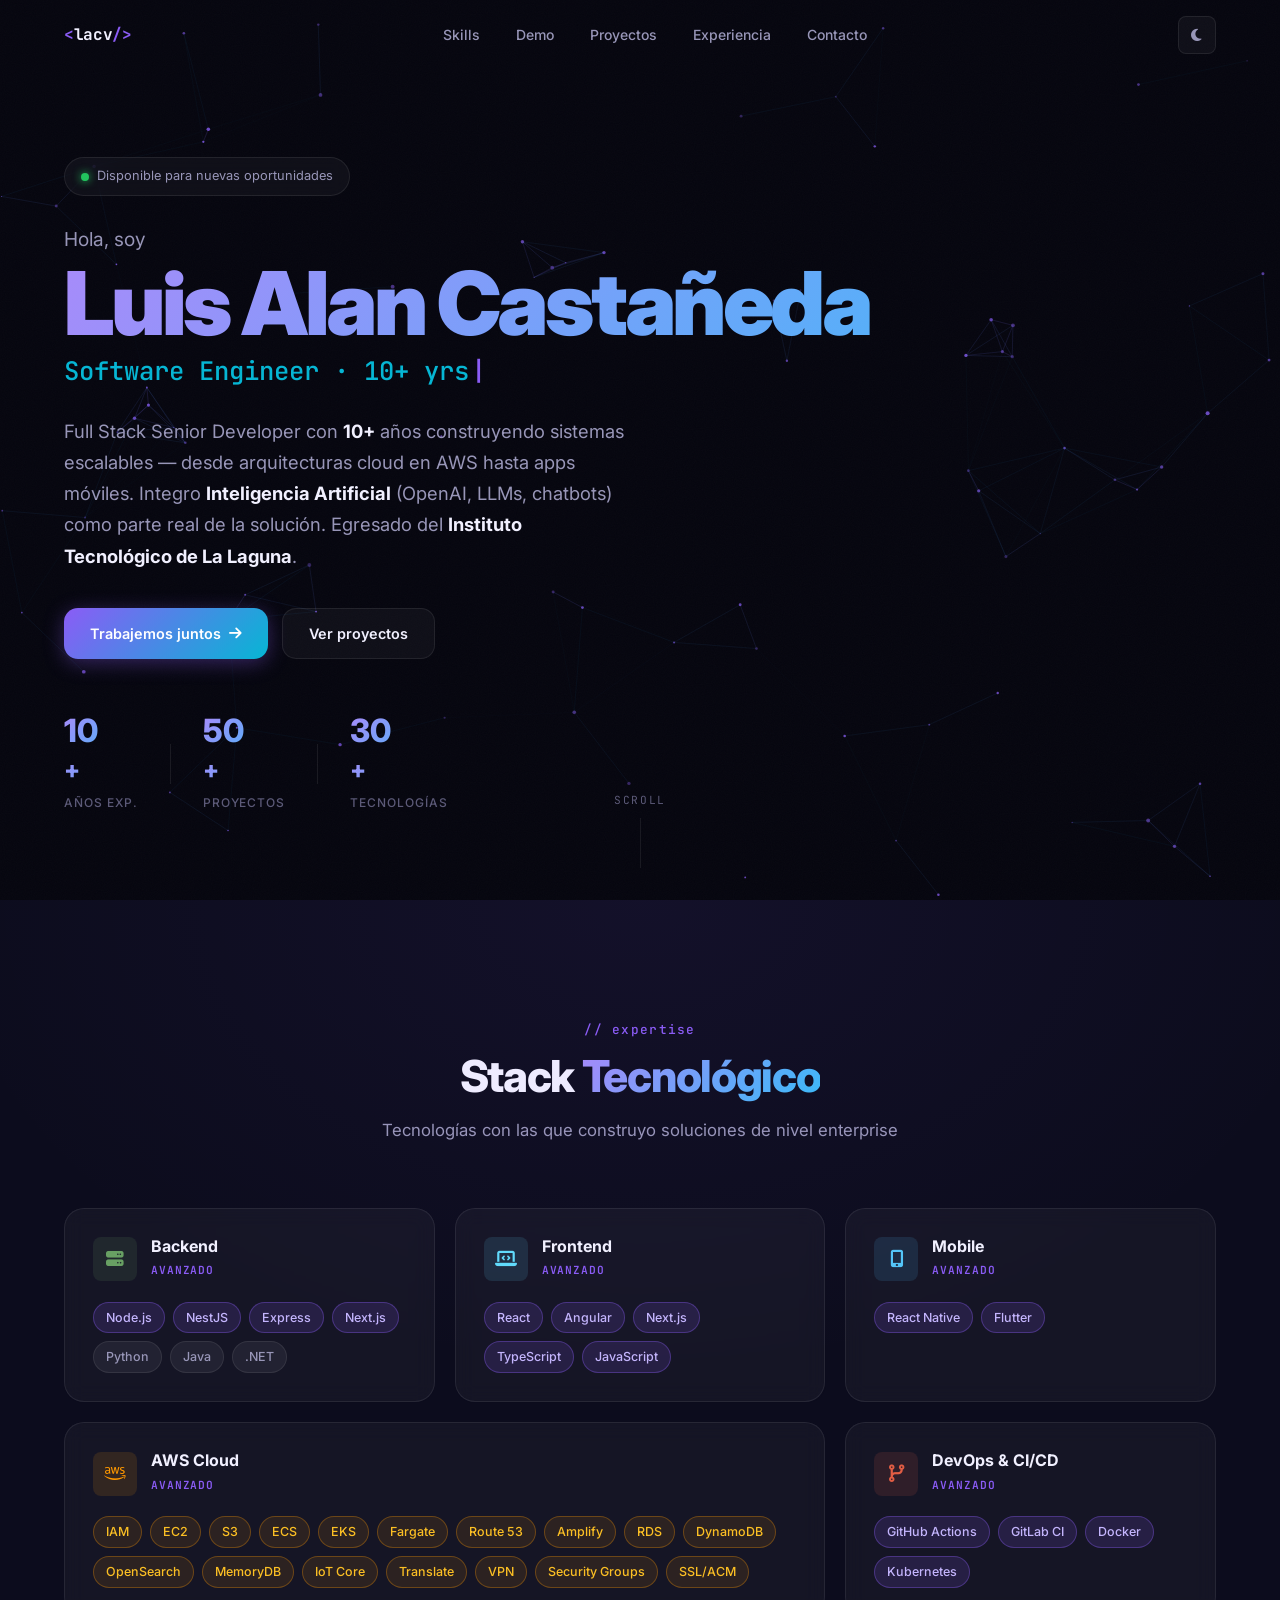
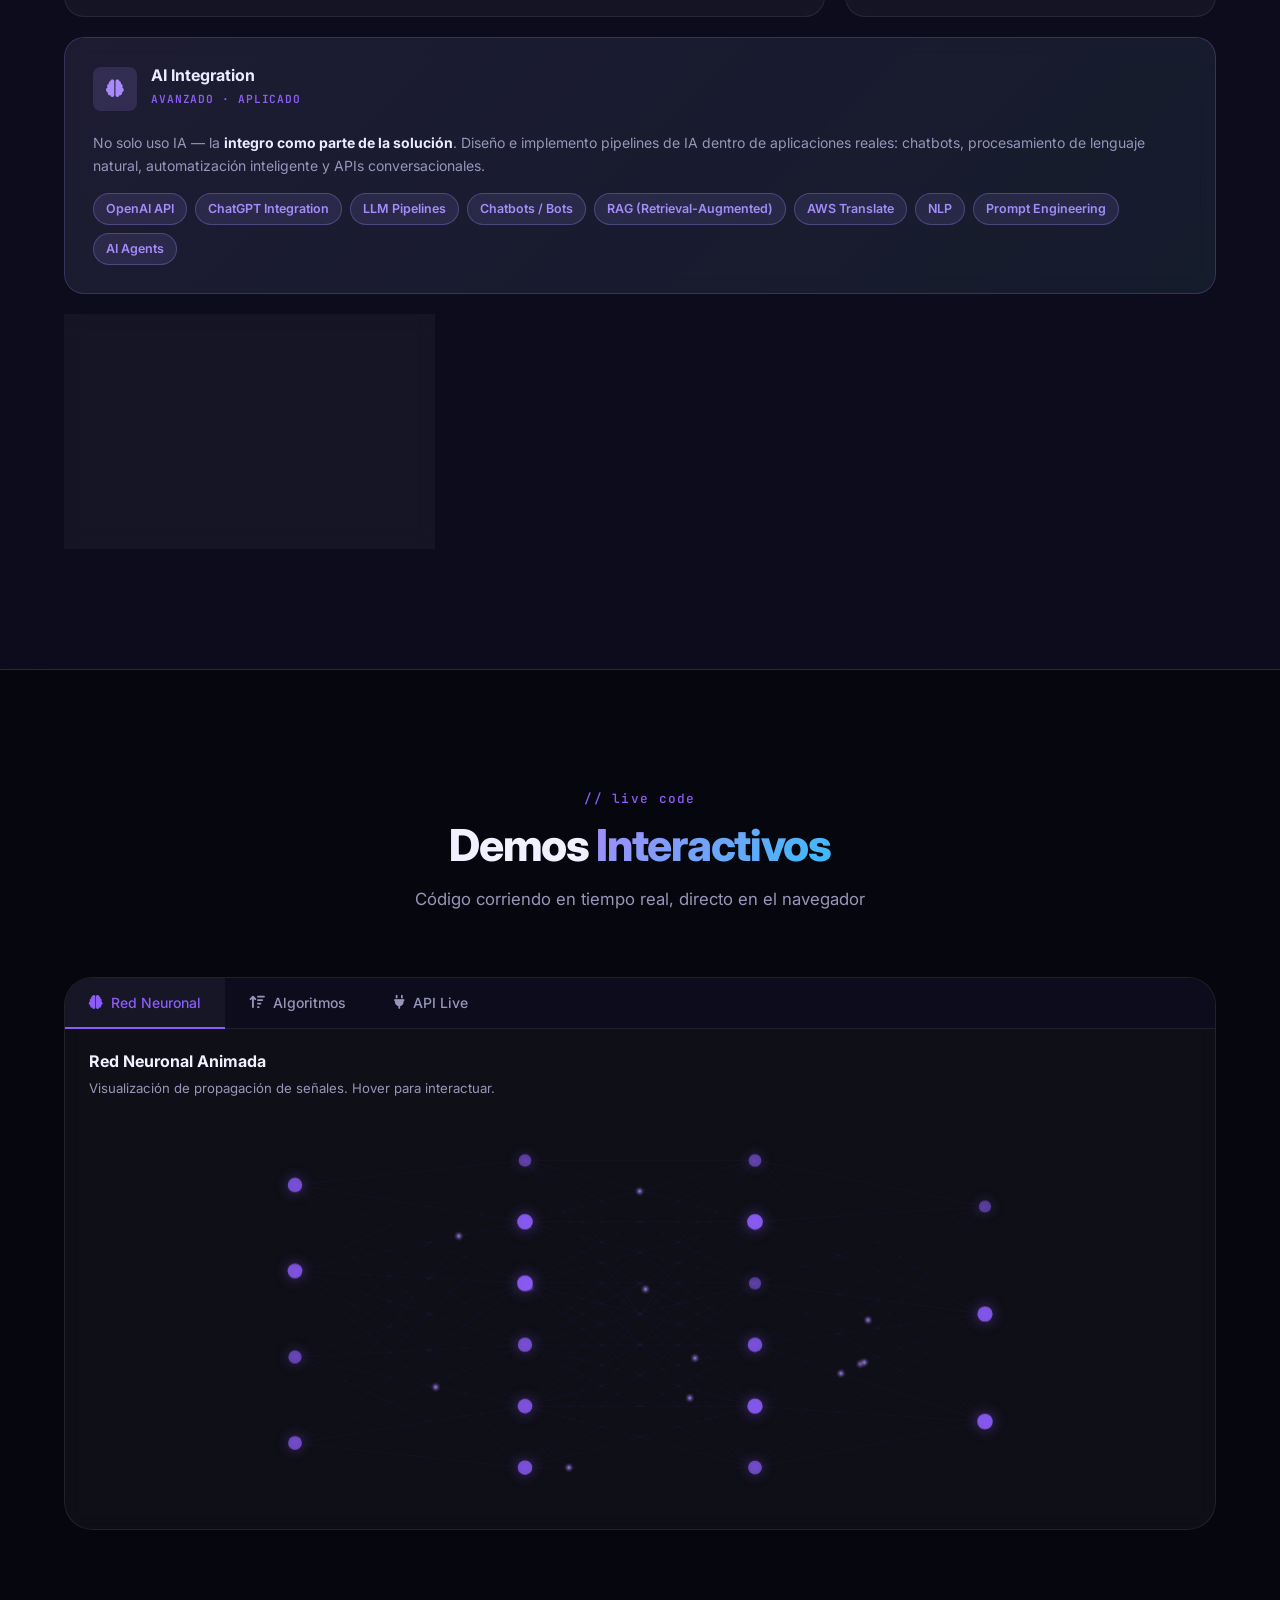
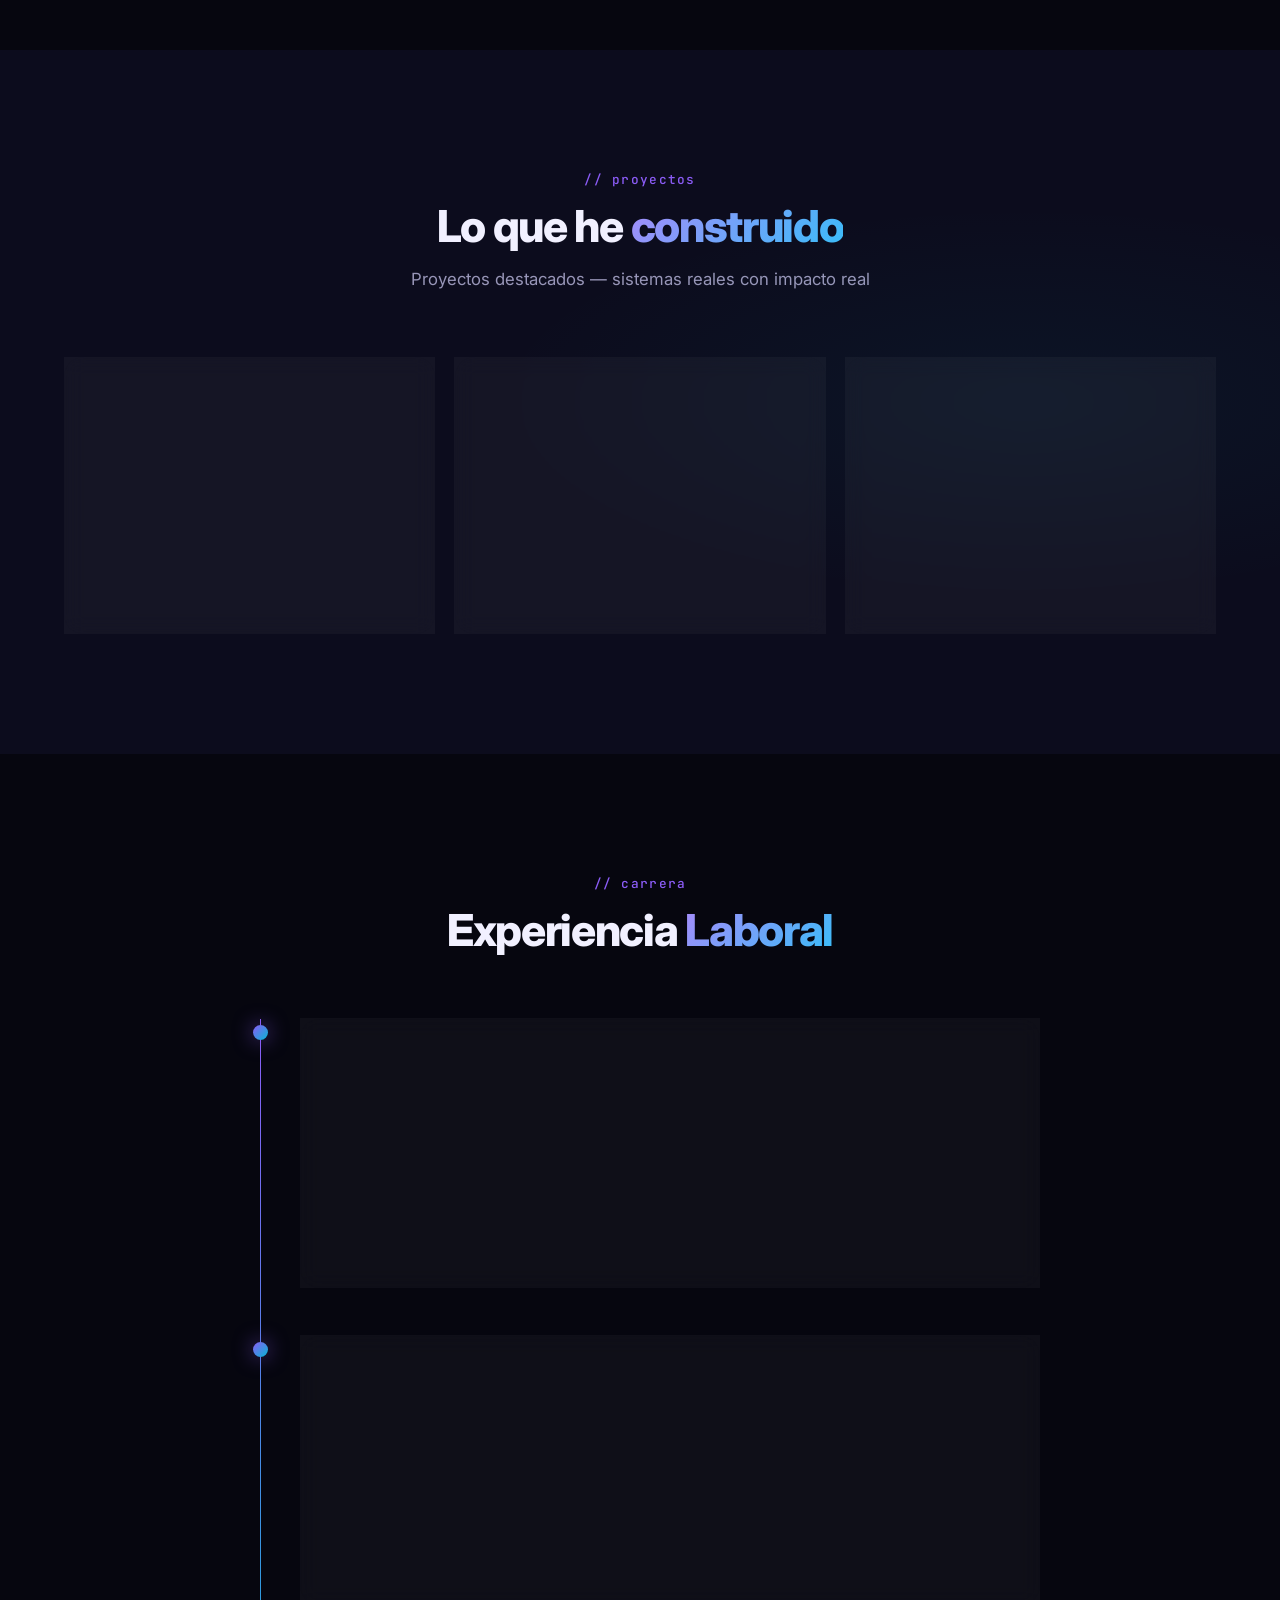
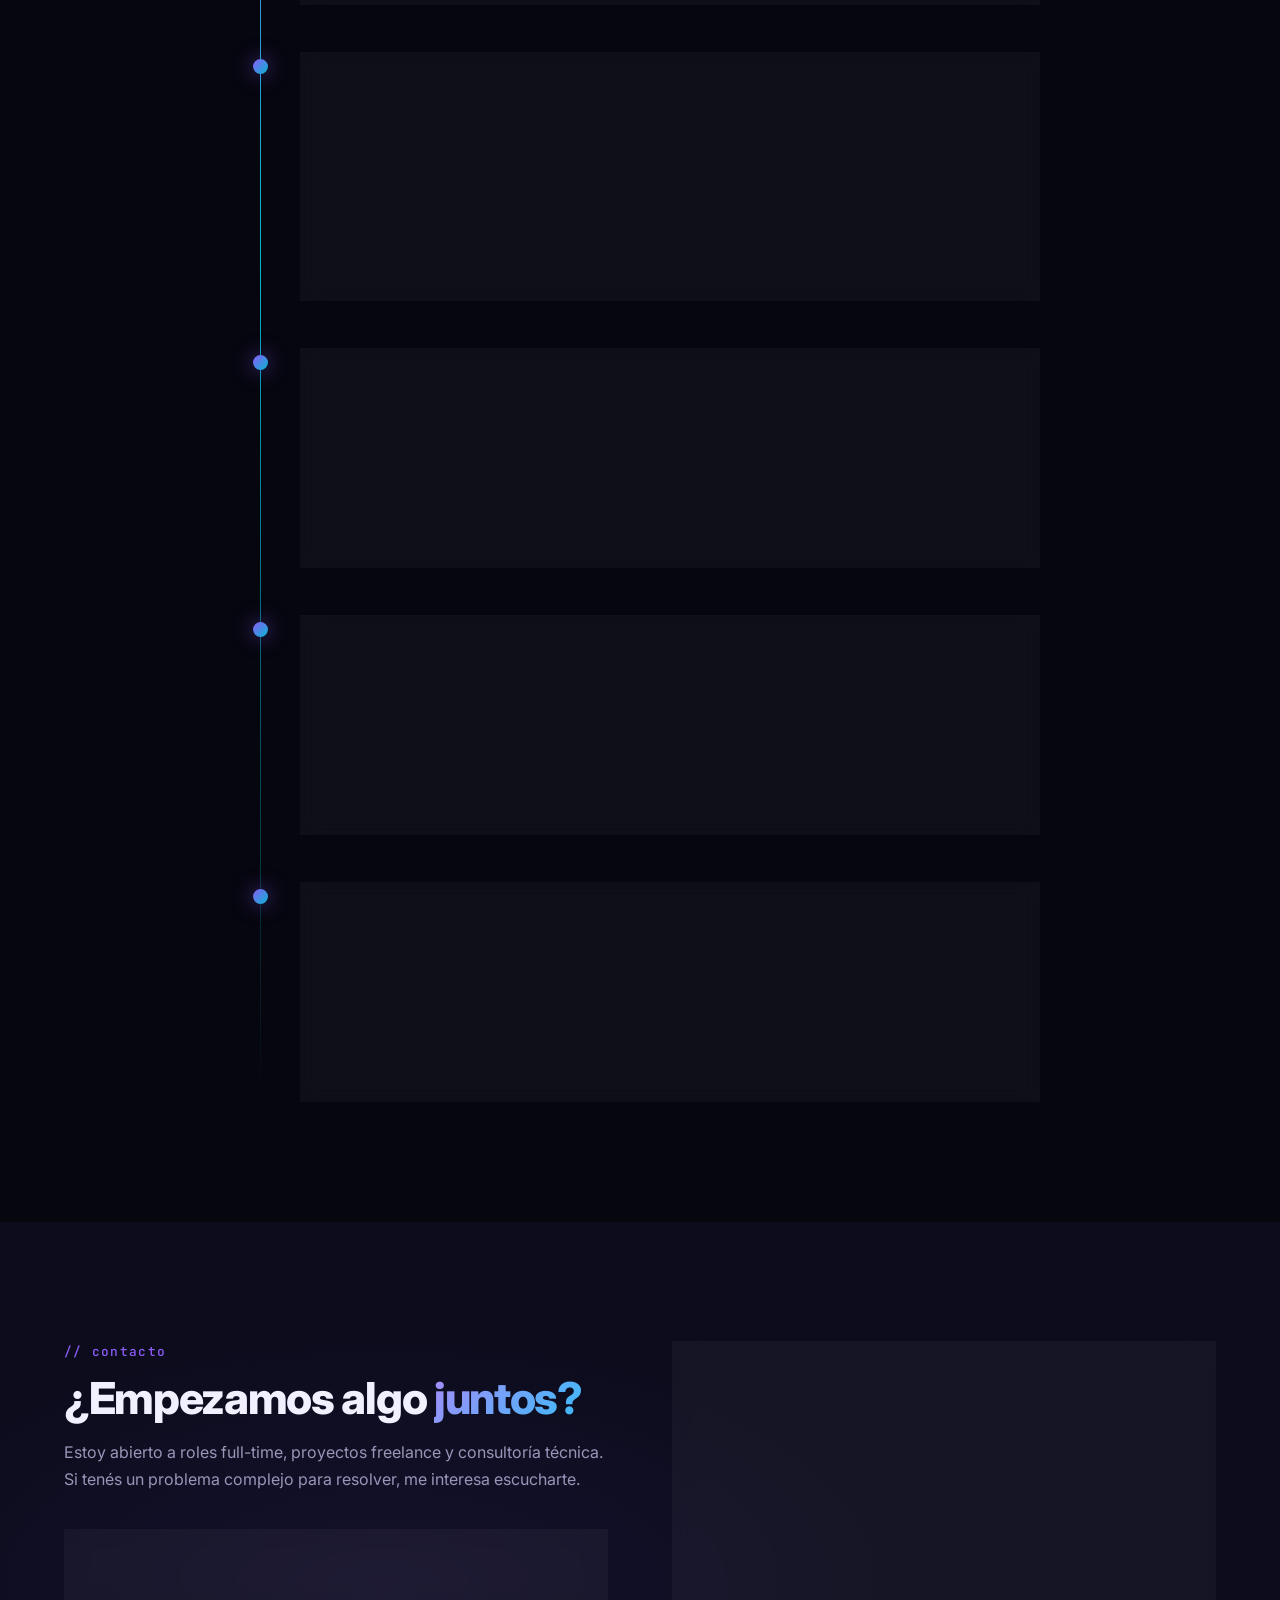
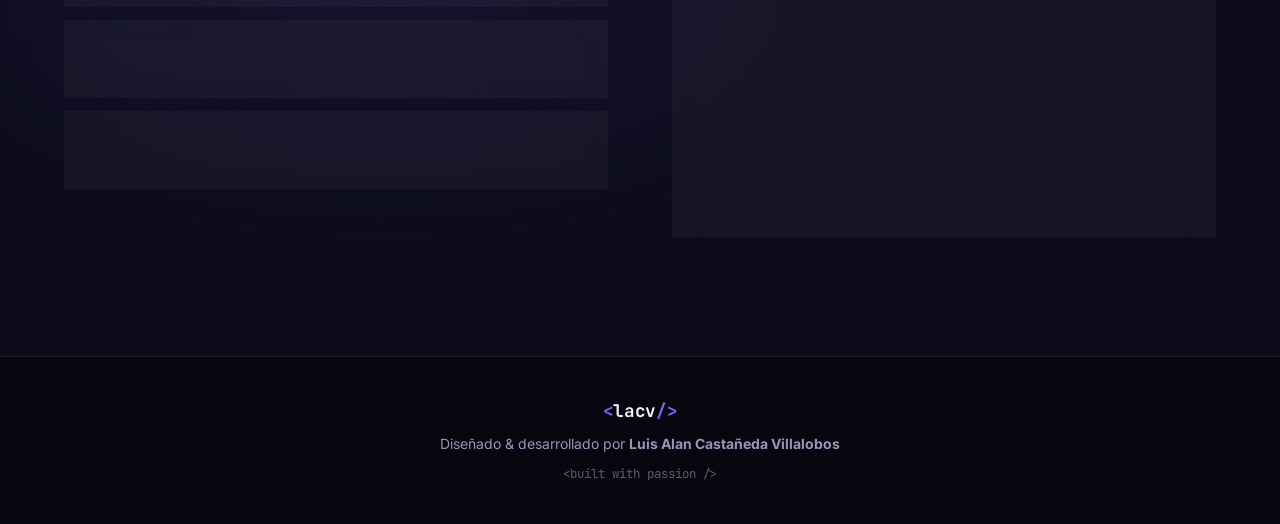
<file: index.html>
<!DOCTYPE html>
<html lang="es" data-theme="dark">
<head>
  <meta charset="UTF-8" />
  <meta name="viewport" content="width=device-width, initial-scale=1.0" />
  <title>Luis Alan Castañeda | Full Stack Sr Developer</title>
  <meta name="description" content="Luis Alan Castañeda Villalobos — Full Stack Senior Developer con +10 años de experiencia en Node.js, React, AWS y arquitecturas cloud." />
  <link rel="stylesheet" href="css/styles.css" />
  <link rel="preconnect" href="https://fonts.googleapis.com" />
  <link rel="preconnect" href="https://fonts.gstatic.com" crossorigin />
  <link href="https://fonts.googleapis.com/css2?family=Inter:wght@300;400;500;600;700;800;900&family=JetBrains+Mono:wght@400;500;700&display=swap" rel="stylesheet" />
  <link rel="stylesheet" href="https://cdnjs.cloudflare.com/ajax/libs/font-awesome/6.5.1/css/all.min.css" />
</head>
<body>

  <!-- Cursor glow -->
  <div class="cursor-glow" id="cursorGlow"></div>

  <!-- ===== NAV ===== -->
  <nav class="nav" id="nav">
    <div class="nav__inner">
      <a href="#hero" class="nav__logo" style="font-size:1rem">
        <span class="nav__logo-bracket">&lt;</span>lacv<span class="nav__logo-bracket">/&gt;</span>
      </a>
      <ul class="nav__links" id="navLinks">
        <li><a href="#skills" class="nav__link">Skills</a></li>
        <li><a href="#demo" class="nav__link">Demo</a></li>
        <li><a href="#projects" class="nav__link">Proyectos</a></li>
        <li><a href="#experience" class="nav__link">Experiencia</a></li>
        <li><a href="#contact" class="nav__link">Contacto</a></li>
      </ul>
      <div class="nav__actions">
        <button class="theme-toggle" id="themeToggle" aria-label="Cambiar tema">
          <i class="fas fa-moon" id="themeIcon"></i>
        </button>
        <button class="nav__hamburger" id="hamburger" aria-label="Menú">
          <span></span><span></span><span></span>
        </button>
      </div>
    </div>
  </nav>

  <!-- ===== HERO ===== -->
  <section class="hero" id="hero">
    <canvas id="heroCanvas" class="hero__canvas"></canvas>
    <div class="hero__noise"></div>

    <div class="hero__content">
      <div class="hero__available">
        <span class="hero__available-dot"></span>
        Disponible para nuevas oportunidades
      </div>

      <h1 class="hero__title">
        <span class="hero__greeting">Hola, soy</span>
        <span class="hero__name gradient-text" id="heroName">Luis Alan Castañeda</span>
        <span class="hero__typed-wrapper">
          <span id="typedText" class="hero__typed"></span>
          <span class="hero__cursor">|</span>
        </span>
      </h1>

      <p class="hero__desc">
        Full Stack Senior Developer con <strong id="yearsExp">10+</strong> años construyendo
        sistemas escalables — desde arquitecturas cloud en AWS hasta apps móviles.
        Integro <strong>Inteligencia Artificial</strong> (OpenAI, LLMs, chatbots) como parte real de la solución.
        Egresado del <strong>Instituto Tecnológico de La Laguna</strong>.
      </p>

      <div class="hero__cta">
        <a href="#contact" class="btn btn--primary">
          Trabajemos juntos <i class="fas fa-arrow-right"></i>
        </a>
        <a href="#projects" class="btn btn--ghost">
          Ver proyectos
        </a>
      </div>

      <div class="hero__stats">
        <div class="hero__stat">
          <span class="hero__stat-num counter" data-target="10">0</span><span>+</span>
          <span class="hero__stat-label">Años exp.</span>
        </div>
        <div class="hero__stat-divider"></div>
        <div class="hero__stat">
          <span class="hero__stat-num counter" data-target="50">0</span><span>+</span>
          <span class="hero__stat-label">Proyectos</span>
        </div>
        <div class="hero__stat-divider"></div>
        <div class="hero__stat">
          <span class="hero__stat-num counter" data-target="30">0</span><span>+</span>
          <span class="hero__stat-label">Tecnologías</span>
        </div>
      </div>
    </div>

    <div class="hero__scroll">
      <span>scroll</span>
      <div class="hero__scroll-line">
        <div class="hero__scroll-dot"></div>
      </div>
    </div>
  </section>

  <!-- ===== SKILLS ===== -->
  <section class="section skills" id="skills">
    <div class="container">
      <div class="section__header">
        <span class="section__tag">// expertise</span>
        <h2 class="section__title">Stack <span class="gradient-text">Tecnológico</span></h2>
        <p class="section__desc">Tecnologías con las que construyo soluciones de nivel enterprise</p>
      </div>

      <div class="skills__grid">

        <!-- Backend -->
        <div class="skill-card reveal">
          <div class="skill-card__header">
            <div class="skill-card__icon" style="--icon-color: #68a063; --icon-bg: rgba(104,160,99,0.12)">
              <i class="fas fa-server"></i>
            </div>
            <div>
              <h3 class="skill-card__title">Backend</h3>
              <span class="skill-card__level">Avanzado</span>
            </div>
          </div>
          <div class="skill-tags">
            <span class="tag tag--expert" data-tip="Runtime JS">Node.js</span>
            <span class="tag tag--expert" data-tip="Framework enterprise">NestJS</span>
            <span class="tag tag--expert" data-tip="Framework minimalista">Express</span>
            <span class="tag tag--expert" data-tip="Full-stack React">Next.js</span>
            <span class="tag" data-tip="Scripting & ML">Python</span>
            <span class="tag" data-tip="Enterprise apps">Java</span>
            <span class="tag" data-tip="Ecosystem Microsoft">.NET</span>
          </div>
        </div>

        <!-- Frontend -->
        <div class="skill-card reveal">
          <div class="skill-card__header">
            <div class="skill-card__icon" style="--icon-color: #61dafb; --icon-bg: rgba(97,218,251,0.12)">
              <i class="fas fa-laptop-code"></i>
            </div>
            <div>
              <h3 class="skill-card__title">Frontend</h3>
              <span class="skill-card__level">Avanzado</span>
            </div>
          </div>
          <div class="skill-tags">
            <span class="tag tag--expert">React</span>
            <span class="tag tag--expert">Angular</span>
            <span class="tag tag--expert">Next.js</span>
            <span class="tag tag--expert">TypeScript</span>
            <span class="tag tag--expert">JavaScript</span>
          </div>
        </div>

        <!-- Mobile -->
        <div class="skill-card reveal">
          <div class="skill-card__header">
            <div class="skill-card__icon" style="--icon-color: #54c5f8; --icon-bg: rgba(84,197,248,0.12)">
              <i class="fas fa-mobile-screen-button"></i>
            </div>
            <div>
              <h3 class="skill-card__title">Mobile</h3>
              <span class="skill-card__level">Avanzado</span>
            </div>
          </div>
          <div class="skill-tags">
            <span class="tag tag--expert">React Native</span>
            <span class="tag tag--expert">Flutter</span>
          </div>
        </div>

        <!-- AWS Cloud (wide) -->
        <div class="skill-card skill-card--wide reveal">
          <div class="skill-card__header">
            <div class="skill-card__icon" style="--icon-color: #ff9900; --icon-bg: rgba(255,153,0,0.12)">
              <i class="fab fa-aws"></i>
            </div>
            <div>
              <h3 class="skill-card__title">AWS Cloud</h3>
              <span class="skill-card__level">Avanzado</span>
            </div>
          </div>
          <div class="skill-tags">
            <span class="tag tag--expert tag--aws">IAM</span>
            <span class="tag tag--expert tag--aws">EC2</span>
            <span class="tag tag--expert tag--aws">S3</span>
            <span class="tag tag--expert tag--aws">ECS</span>
            <span class="tag tag--expert tag--aws">EKS</span>
            <span class="tag tag--expert tag--aws">Fargate</span>
            <span class="tag tag--expert tag--aws">Route 53</span>
            <span class="tag tag--expert tag--aws">Amplify</span>
            <span class="tag tag--expert tag--aws">RDS</span>
            <span class="tag tag--expert tag--aws">DynamoDB</span>
            <span class="tag tag--expert tag--aws">OpenSearch</span>
            <span class="tag tag--expert tag--aws">MemoryDB</span>
            <span class="tag tag--expert tag--aws">IoT Core</span>
            <span class="tag tag--expert tag--aws">Translate</span>
            <span class="tag tag--expert tag--aws">VPN</span>
            <span class="tag tag--expert tag--aws">Security Groups</span>
            <span class="tag tag--expert tag--aws">SSL/ACM</span>
          </div>
        </div>

        <!-- DevOps -->
        <div class="skill-card reveal">
          <div class="skill-card__header">
            <div class="skill-card__icon" style="--icon-color: #e05d44; --icon-bg: rgba(224,93,68,0.12)">
              <i class="fas fa-code-branch"></i>
            </div>
            <div>
              <h3 class="skill-card__title">DevOps & CI/CD</h3>
              <span class="skill-card__level">Avanzado</span>
            </div>
          </div>
          <div class="skill-tags">
            <span class="tag tag--expert">GitHub Actions</span>
            <span class="tag tag--expert">GitLab CI</span>
            <span class="tag tag--expert">Docker</span>
            <span class="tag tag--expert">Kubernetes</span>
          </div>
        </div>

        <!-- AI Integration — destacada -->
        <div class="skill-card skill-card--ai reveal">
          <div class="skill-card__header">
            <div class="skill-card__icon" style="--icon-color: #a78bfa; --icon-bg: rgba(167,139,250,0.15)">
              <i class="fas fa-brain"></i>
            </div>
            <div>
              <h3 class="skill-card__title">AI Integration</h3>
              <span class="skill-card__level">Avanzado · Aplicado</span>
            </div>
          </div>
          <p class="skill-card__desc">
            No solo uso IA — la <strong>integro como parte de la solución</strong>.
            Diseño e implemento pipelines de IA dentro de aplicaciones reales:
            chatbots, procesamiento de lenguaje natural, automatización inteligente y APIs conversacionales.
          </p>
          <div class="skill-tags">
            <span class="tag tag--ai">OpenAI API</span>
            <span class="tag tag--ai">ChatGPT Integration</span>
            <span class="tag tag--ai">LLM Pipelines</span>
            <span class="tag tag--ai">Chatbots / Bots</span>
            <span class="tag tag--ai">RAG (Retrieval-Augmented)</span>
            <span class="tag tag--ai">AWS Translate</span>
            <span class="tag tag--ai">NLP</span>
            <span class="tag tag--ai">Prompt Engineering</span>
            <span class="tag tag--ai">AI Agents</span>
          </div>
        </div>

        <!-- Databases -->
        <div class="skill-card reveal">
          <div class="skill-card__header">
            <div class="skill-card__icon" style="--icon-color: #336791; --icon-bg: rgba(51,103,145,0.12)">
              <i class="fas fa-database"></i>
            </div>
            <div>
              <h3 class="skill-card__title">Bases de Datos & ORM</h3>
              <span class="skill-card__level">Avanzado</span>
            </div>
          </div>
          <div class="skill-tags">
            <span class="tag tag--expert">PostgreSQL</span>
            <span class="tag tag--expert">MySQL</span>
            <span class="tag tag--expert">MongoDB</span>
            <span class="tag tag--expert">Redis</span>
            <span class="tag tag--expert">DynamoDB</span>
            <span class="tag tag--expert">SQLite</span>
            <span class="tag tag--expert">Prisma</span>
            <span class="tag tag--expert">Sequelize</span>
            <span class="tag tag--expert">GraphQL</span>
          </div>
        </div>

      </div>
    </div>
  </section>

  <!-- ===== DEMO ===== -->
  <section class="section demo" id="demo">
    <div class="container">
      <div class="section__header">
        <span class="section__tag">// live code</span>
        <h2 class="section__title">Demos <span class="gradient-text">Interactivos</span></h2>
        <p class="section__desc">Código corriendo en tiempo real, directo en el navegador</p>
      </div>

      <div class="demo__wrapper">
        <div class="demo__tabs">
          <button class="demo__tab active" data-demo="neural">
            <i class="fas fa-brain"></i> Red Neuronal
          </button>
          <button class="demo__tab" data-demo="sort">
            <i class="fas fa-sort-amount-up"></i> Algoritmos
          </button>
          <button class="demo__tab" data-demo="api">
            <i class="fas fa-plug"></i> API Live
          </button>
        </div>

        <div class="demo__stage">
          <div class="demo__pane active" id="demo-neural">
            <div class="demo__info">
              <h4>Red Neuronal Animada</h4>
              <p>Visualización de propagación de señales. Hover para interactuar.</p>
            </div>
            <canvas id="neuralCanvas" class="demo__canvas"></canvas>
          </div>

          <div class="demo__pane" id="demo-sort">
            <div class="demo__info">
              <h4>Sorting Visualizer</h4>
              <p>Visualización de algoritmos de ordenamiento en tiempo real.</p>
            </div>
            <div class="sort__controls">
              <button class="btn btn--small" id="sortBubble">Bubble Sort</button>
              <button class="btn btn--small" id="sortQuick">Quick Sort</button>
              <button class="btn btn--small btn--ghost" id="sortReset">
                <i class="fas fa-shuffle"></i> Shuffle
              </button>
              <div class="sort__speed">
                <label>Velocidad</label>
                <input type="range" id="sortSpeed" min="1" max="10" value="5" />
              </div>
            </div>
            <canvas id="sortCanvas" class="demo__canvas"></canvas>
          </div>

          <div class="demo__pane" id="demo-api">
            <div class="demo__info">
              <h4>API Client en Vivo</h4>
              <p>Fetch a API pública — observá el request/response flow.</p>
            </div>
            <div class="api__demo">
              <div class="api__request">
                <div class="api__label">REQUEST</div>
                <div class="api__code">
                  <span class="api__method">GET</span>
                  <span class="api__url">https://jsonplaceholder.typicode.com/users</span>
                </div>
                <button class="btn btn--primary btn--small" id="apiFetch">
                  <i class="fas fa-paper-plane"></i> Ejecutar
                </button>
              </div>
              <div class="api__arrow" id="apiArrow">
                <div class="api__arrow-line"></div>
                <i class="fas fa-chevron-down"></i>
              </div>
              <div class="api__response" id="apiResponse">
                <div class="api__label">RESPONSE</div>
                <div class="api__status" id="apiStatus"></div>
                <div class="api__body" id="apiBody">
                  <span class="api__placeholder">Presioná "Ejecutar" para ver la respuesta...</span>
                </div>
              </div>
            </div>
          </div>
        </div>
      </div>
    </div>
  </section>

  <!-- ===== PROJECTS ===== -->
  <section class="section projects" id="projects">
    <div class="container">
      <div class="section__header">
        <span class="section__tag">// proyectos</span>
        <h2 class="section__title">Lo que he <span class="gradient-text">construido</span></h2>
        <p class="section__desc">Proyectos destacados — sistemas reales con impacto real</p>
      </div>

      <div class="projects__grid">

        <div class="project-card reveal">
          <div class="project-card__top">
            <div class="project-card__folder"><i class="fas fa-folder-open"></i></div>
            <div class="project-card__links">
              <a href="#" class="project-card__link" aria-label="GitHub"><i class="fab fa-github"></i></a>
              <a href="#" class="project-card__link" aria-label="Live"><i class="fas fa-arrow-up-right-from-square"></i></a>
            </div>
          </div>
          <h3>[Nombre del Proyecto 1]</h3>
          <p>[Descripción: qué problema resuelve, qué impacto tuvo, qué escala maneja]</p>
          <div class="project-card__tags">
            <span>NestJS</span><span>AWS ECS</span><span>PostgreSQL</span><span>React</span>
          </div>
        </div>

        <div class="project-card reveal">
          <div class="project-card__top">
            <div class="project-card__folder"><i class="fas fa-folder-open"></i></div>
            <div class="project-card__links">
              <a href="#" class="project-card__link" aria-label="GitHub"><i class="fab fa-github"></i></a>
              <a href="#" class="project-card__link" aria-label="Live"><i class="fas fa-arrow-up-right-from-square"></i></a>
            </div>
          </div>
          <h3>[Nombre del Proyecto 2]</h3>
          <p>[Descripción: qué problema resuelve, qué impacto tuvo, qué escala maneja]</p>
          <div class="project-card__tags">
            <span>React Native</span><span>Node.js</span><span>MongoDB</span><span>Redis</span>
          </div>
        </div>

        <div class="project-card reveal">
          <div class="project-card__top">
            <div class="project-card__folder"><i class="fas fa-folder-open"></i></div>
            <div class="project-card__links">
              <a href="#" class="project-card__link" aria-label="GitHub"><i class="fab fa-github"></i></a>
              <a href="#" class="project-card__link" aria-label="Live"><i class="fas fa-arrow-up-right-from-square"></i></a>
            </div>
          </div>
          <h3>[Nombre del Proyecto 3]</h3>
          <p>[Descripción: qué problema resuelve, qué impacto tuvo, qué escala maneja]</p>
          <div class="project-card__tags">
            <span>Flutter</span><span>AWS IoT</span><span>DynamoDB</span><span>GraphQL</span>
          </div>
        </div>

      </div>
    </div>
  </section>

  <!-- ===== EXPERIENCE ===== -->
  <section class="section experience" id="experience">
    <div class="container">
      <div class="section__header">
        <span class="section__tag">// carrera</span>
        <h2 class="section__title">Experiencia <span class="gradient-text">Laboral</span></h2>
      </div>

      <div class="timeline">

        <!-- XBio Medical — Actual -->
        <div class="timeline__item reveal">
          <div class="timeline__marker"></div>
          <div class="timeline__card">
            <div class="timeline__meta">
              <span class="timeline__company">XBio Medical</span>
              <span class="timeline__date">2025 – Presente</span>
            </div>
            <h3 class="timeline__role">Full Stack Senior Developer</h3>
            <ul class="timeline__achievements">
              <li>[Logro o responsabilidad principal — ej: Arquitectura de sistema médico en AWS con alta disponibilidad]</li>
              <li>[Logro cuantificable #2]</li>
              <li>[Logro cuantificable #3]</li>
            </ul>
            <div class="timeline__tags">
              <span>NestJS</span><span>React</span><span>AWS</span><span>PostgreSQL</span><span>Docker</span>
            </div>
          </div>
        </div>

        <!-- Cuentame -->
        <div class="timeline__item reveal">
          <div class="timeline__marker"></div>
          <div class="timeline__card">
            <div class="timeline__meta">
              <span class="timeline__company">Cuentame</span>
              <span class="timeline__date">2022 – 2025</span>
            </div>
            <h3 class="timeline__role">Full Stack Senior Developer</h3>
            <ul class="timeline__achievements">
              <li>[Logro o responsabilidad principal — ej: Desarrollo de plataforma con arquitectura de microservicios]</li>
              <li>[Logro cuantificable #2 — ej: Implementé CI/CD con GitHub Actions reduciendo tiempos de deploy un X%]</li>
              <li>[Logro cuantificable #3]</li>
            </ul>
            <div class="timeline__tags">
              <span>Node.js</span><span>React</span><span>AWS ECS</span><span>Redis</span><span>MongoDB</span>
            </div>
          </div>
        </div>

        <!-- IISAC Technologies -->
        <div class="timeline__item reveal">
          <div class="timeline__marker"></div>
          <div class="timeline__card">
            <div class="timeline__meta">
              <span class="timeline__company">IISAC Technologies</span>
              <span class="timeline__date">2018 – 2022</span>
            </div>
            <h3 class="timeline__role">Full Stack Developer → Senior</h3>
            <ul class="timeline__achievements">
              <li>[Logro o responsabilidad principal]</li>
              <li>[Logro cuantificable #2 — ej: Lideré equipo de X devs en desarrollo de producto core]</li>
              <li>[Logro cuantificable #3]</li>
            </ul>
            <div class="timeline__tags">
              <span>Angular</span><span>Node.js</span><span>AWS</span><span>PostgreSQL</span><span>React Native</span>
            </div>
          </div>
        </div>

        <!-- Global Gate México -->
        <div class="timeline__item reveal">
          <div class="timeline__marker"></div>
          <div class="timeline__card">
            <div class="timeline__meta">
              <span class="timeline__company">Global Gate México</span>
              <span class="timeline__date">2016 – 2018</span>
            </div>
            <h3 class="timeline__role">Full Stack Developer</h3>
            <ul class="timeline__achievements">
              <li>[Logro o responsabilidad principal]</li>
              <li>[Logro cuantificable #2]</li>
            </ul>
            <div class="timeline__tags">
              <span>Express</span><span>React</span><span>MySQL</span><span>JavaScript</span>
            </div>
          </div>
        </div>

        <!-- Agendia Nedev -->
        <div class="timeline__item reveal">
          <div class="timeline__marker"></div>
          <div class="timeline__card">
            <div class="timeline__meta">
              <span class="timeline__company">Agendia Nedev</span>
              <span class="timeline__date">2015 – 2016</span>
            </div>
            <h3 class="timeline__role">Web Developer</h3>
            <ul class="timeline__achievements">
              <li>[Logro o responsabilidad principal]</li>
              <li>[Logro cuantificable #2]</li>
            </ul>
            <div class="timeline__tags">
              <span>JavaScript</span><span>PHP</span><span>MySQL</span><span>HTML/CSS</span>
            </div>
          </div>
        </div>

        <!-- Agencia Alcance -->
        <div class="timeline__item reveal">
          <div class="timeline__marker"></div>
          <div class="timeline__card">
            <div class="timeline__meta">
              <span class="timeline__company">Agencia Alcance</span>
              <span class="timeline__date">2014 – 2015</span>
            </div>
            <h3 class="timeline__role">Junior Developer</h3>
            <ul class="timeline__achievements">
              <li>[Primeros pasos profesionales — ej: Desarrollo de sitios web y landing pages para clientes]</li>
              <li>[Logro o responsabilidad #2]</li>
            </ul>
            <div class="timeline__tags">
              <span>JavaScript</span><span>HTML/CSS</span><span>PHP</span>
            </div>
          </div>
        </div>

      </div>
    </div>
  </section>

  <!-- ===== CONTACT ===== -->
  <section class="section contact" id="contact">
    <div class="container">
      <div class="contact__grid">

        <div class="contact__left reveal">
          <span class="section__tag">// contacto</span>
          <h2 class="section__title">¿Empezamos algo <span class="gradient-text">juntos?</span></h2>
          <p>
            Estoy abierto a roles full-time, proyectos freelance y consultoría técnica.
            Si tenés un problema complejo para resolver, me interesa escucharte.
          </p>
          <div class="contact__links">
            <a href="mailto:luis.alankasta@gmail.com" class="contact__link">
              <div class="contact__link-icon"><i class="fas fa-envelope"></i></div>
              <div>
                <span class="contact__link-label">Email</span>
                <span class="contact__link-value">luis.alankasta@gmail.com</span>
              </div>
            </a>
            <a href="[LINKEDIN-URL]" target="_blank" rel="noopener" class="contact__link">
              <div class="contact__link-icon"><i class="fab fa-linkedin-in"></i></div>
              <div>
                <span class="contact__link-label">LinkedIn</span>
                <span class="contact__link-value">/in/[tu-usuario]</span>
              </div>
            </a>
            <a href="[GITHUB-URL]" target="_blank" rel="noopener" class="contact__link">
              <div class="contact__link-icon"><i class="fab fa-github"></i></div>
              <div>
                <span class="contact__link-label">GitHub</span>
                <span class="contact__link-value">@[tu-usuario]</span>
              </div>
            </a>
          </div>
        </div>

        <form class="contact__form reveal" id="contactForm">
          <div class="form-group">
            <label class="form-label" for="fname">Nombre</label>
            <input class="form-input" type="text" id="fname" placeholder="Tu nombre" required />
          </div>
          <div class="form-group">
            <label class="form-label" for="femail">Email</label>
            <input class="form-input" type="email" id="femail" placeholder="tu@email.com" required />
          </div>
          <div class="form-group">
            <label class="form-label" for="fmsg">Mensaje</label>
            <textarea class="form-input form-textarea" id="fmsg" rows="5" placeholder="Contame sobre tu proyecto o propuesta..." required></textarea>
          </div>
          <button type="submit" class="btn btn--primary btn--full">
            Enviar mensaje <i class="fas fa-paper-plane"></i>
          </button>
          <p class="form-note" id="formNote"></p>
        </form>

      </div>
    </div>
  </section>

  <!-- ===== FOOTER ===== -->
  <footer class="footer">
    <div class="container">
      <div class="footer__inner">
        <a href="#hero" class="nav__logo">
          <span class="nav__logo-bracket">&lt;</span>lacv<span class="nav__logo-bracket">/&gt;</span>
        </a>
        <p class="footer__copy">
          Diseñado &amp; desarrollado por <strong id="footerName">Luis Alan Castañeda Villalobos</strong>
        </p>
        <p class="footer__code">&lt;built with passion /&gt;</p>
      </div>
    </div>
  </footer>

  <script src="js/app.js"></script>
</body>
</html>
</file>
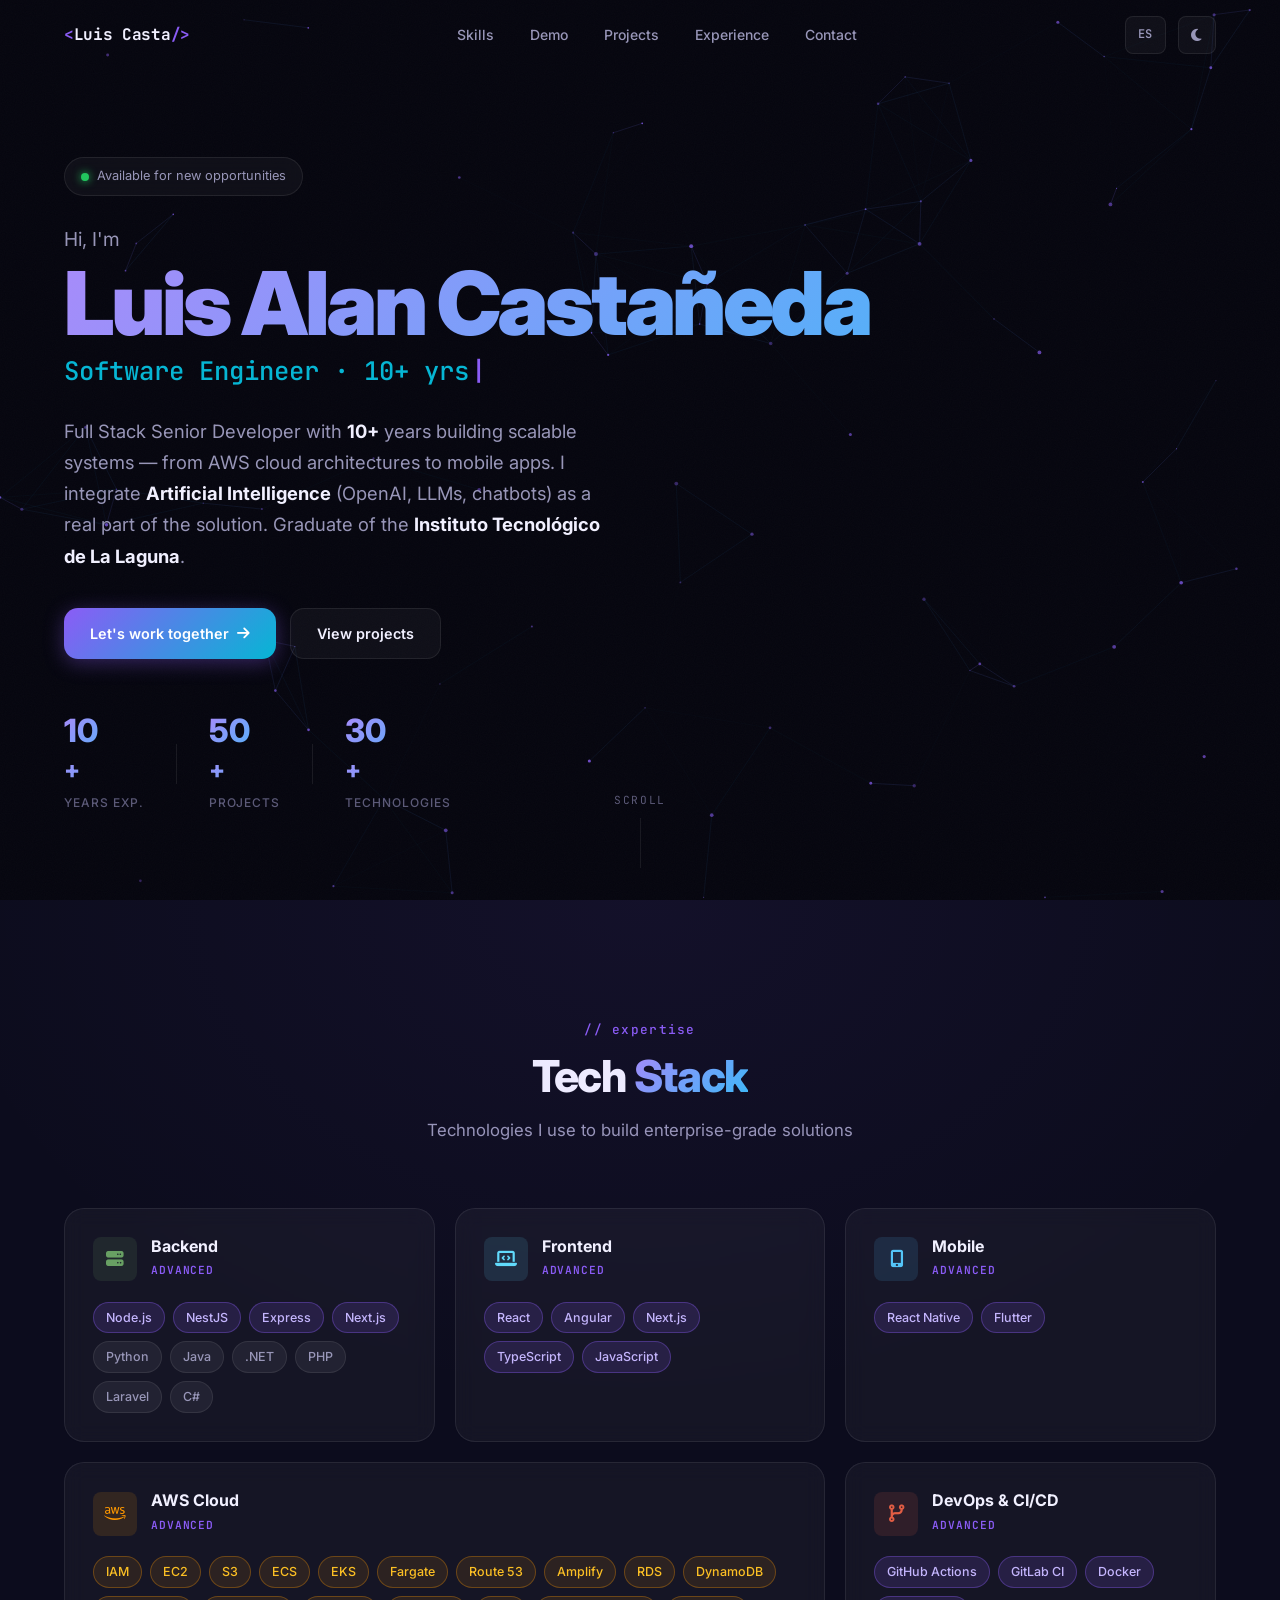
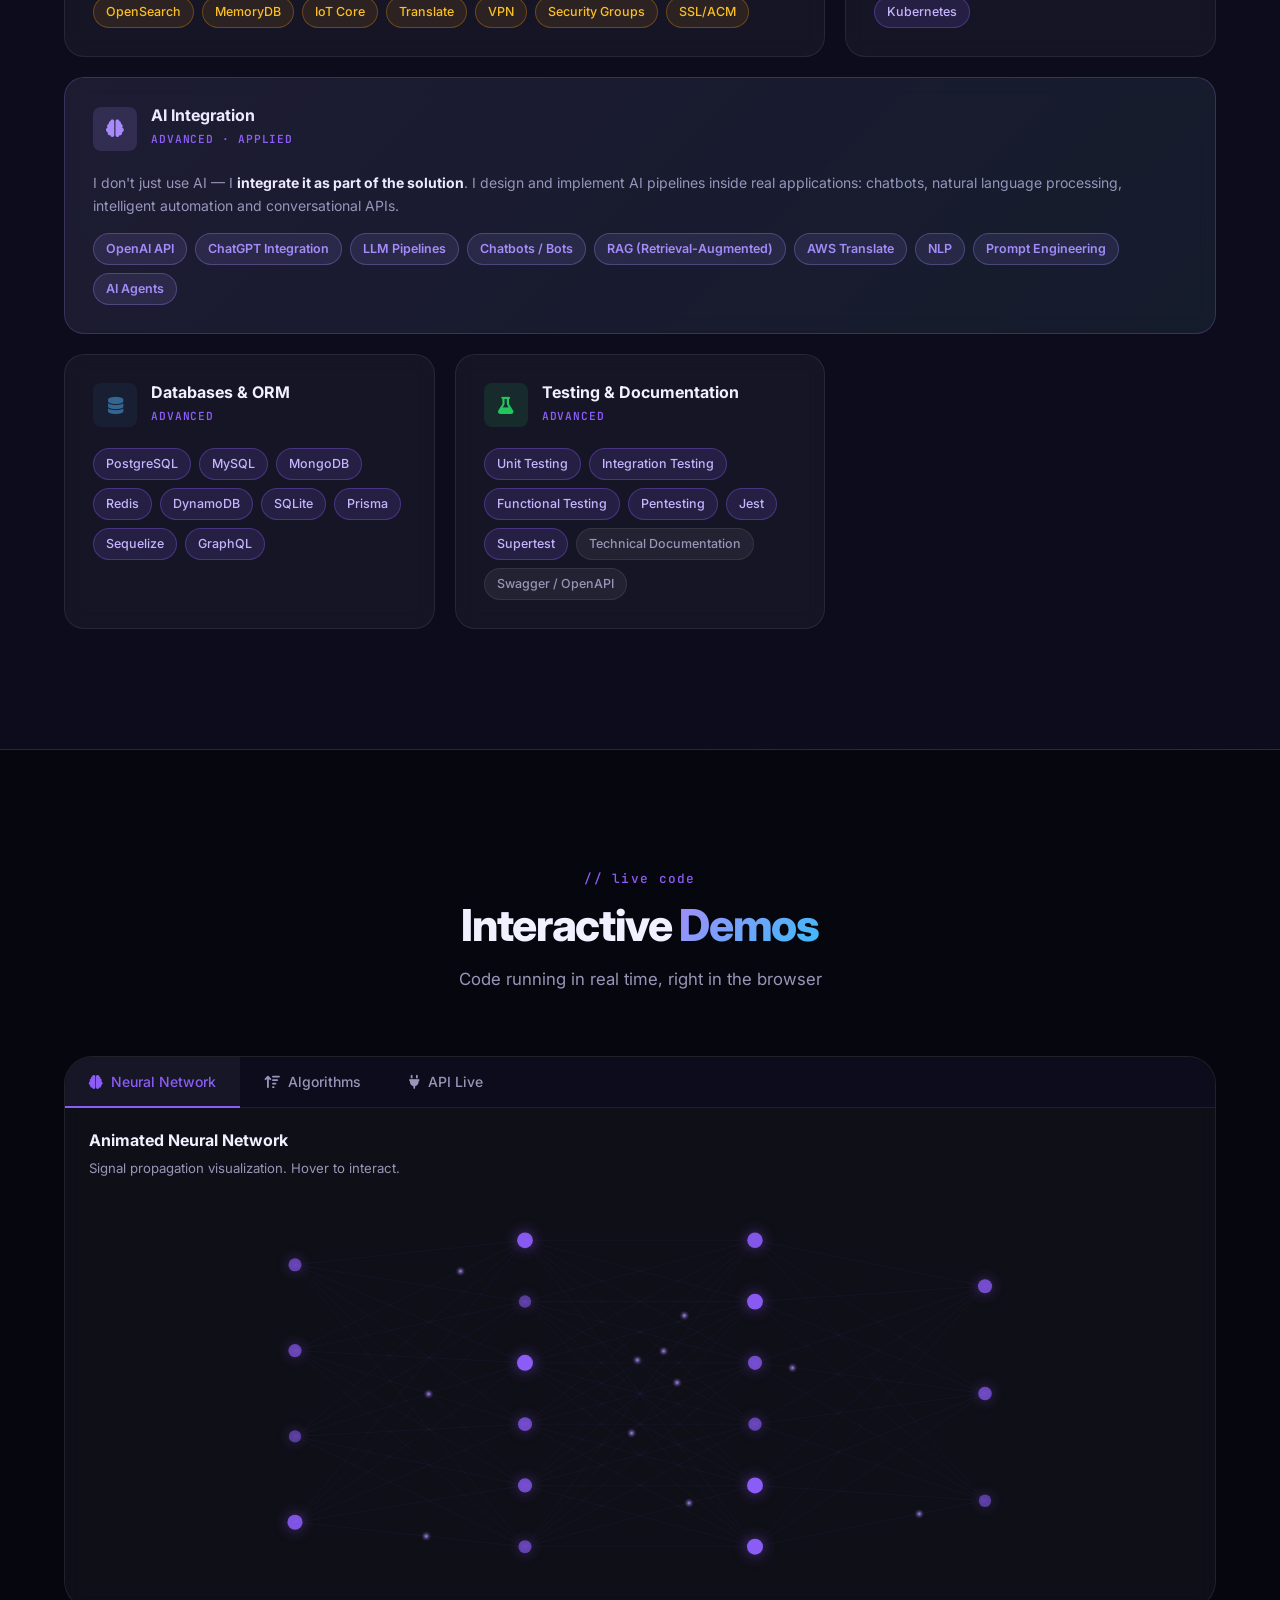
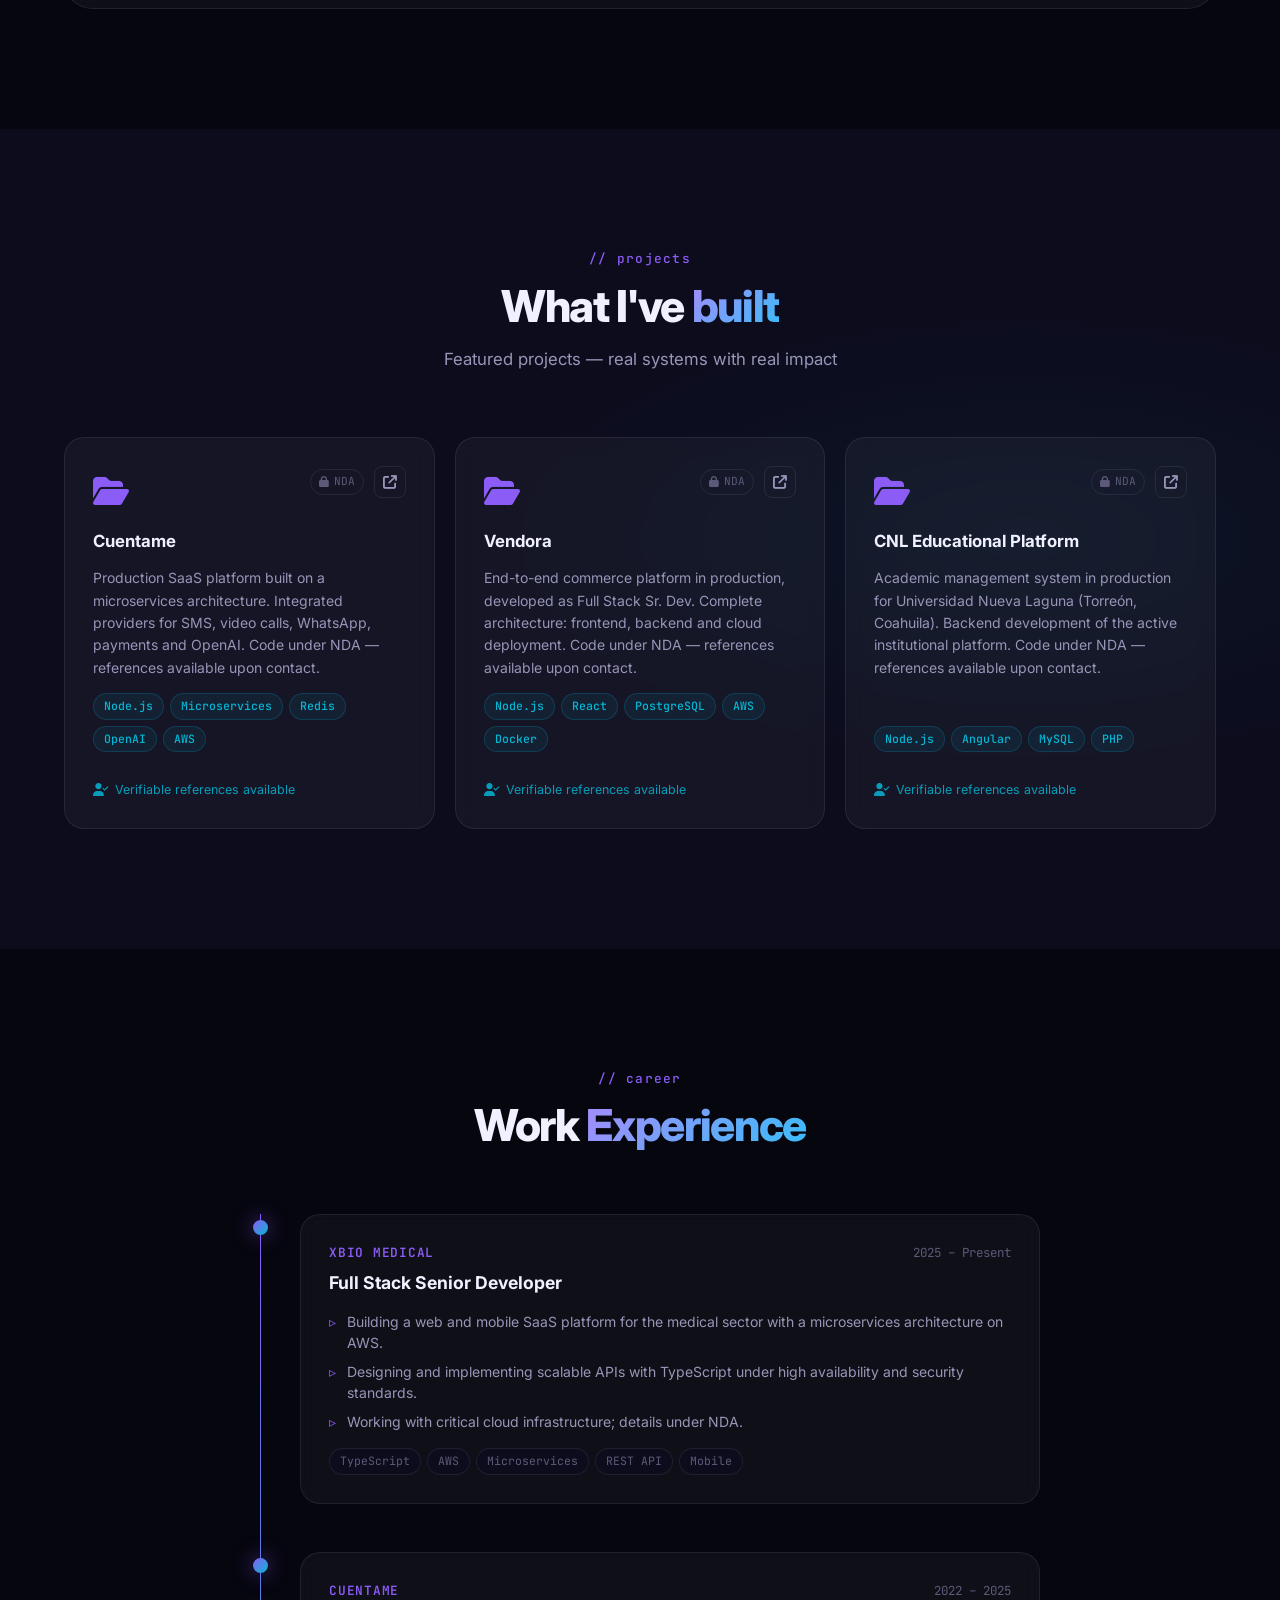
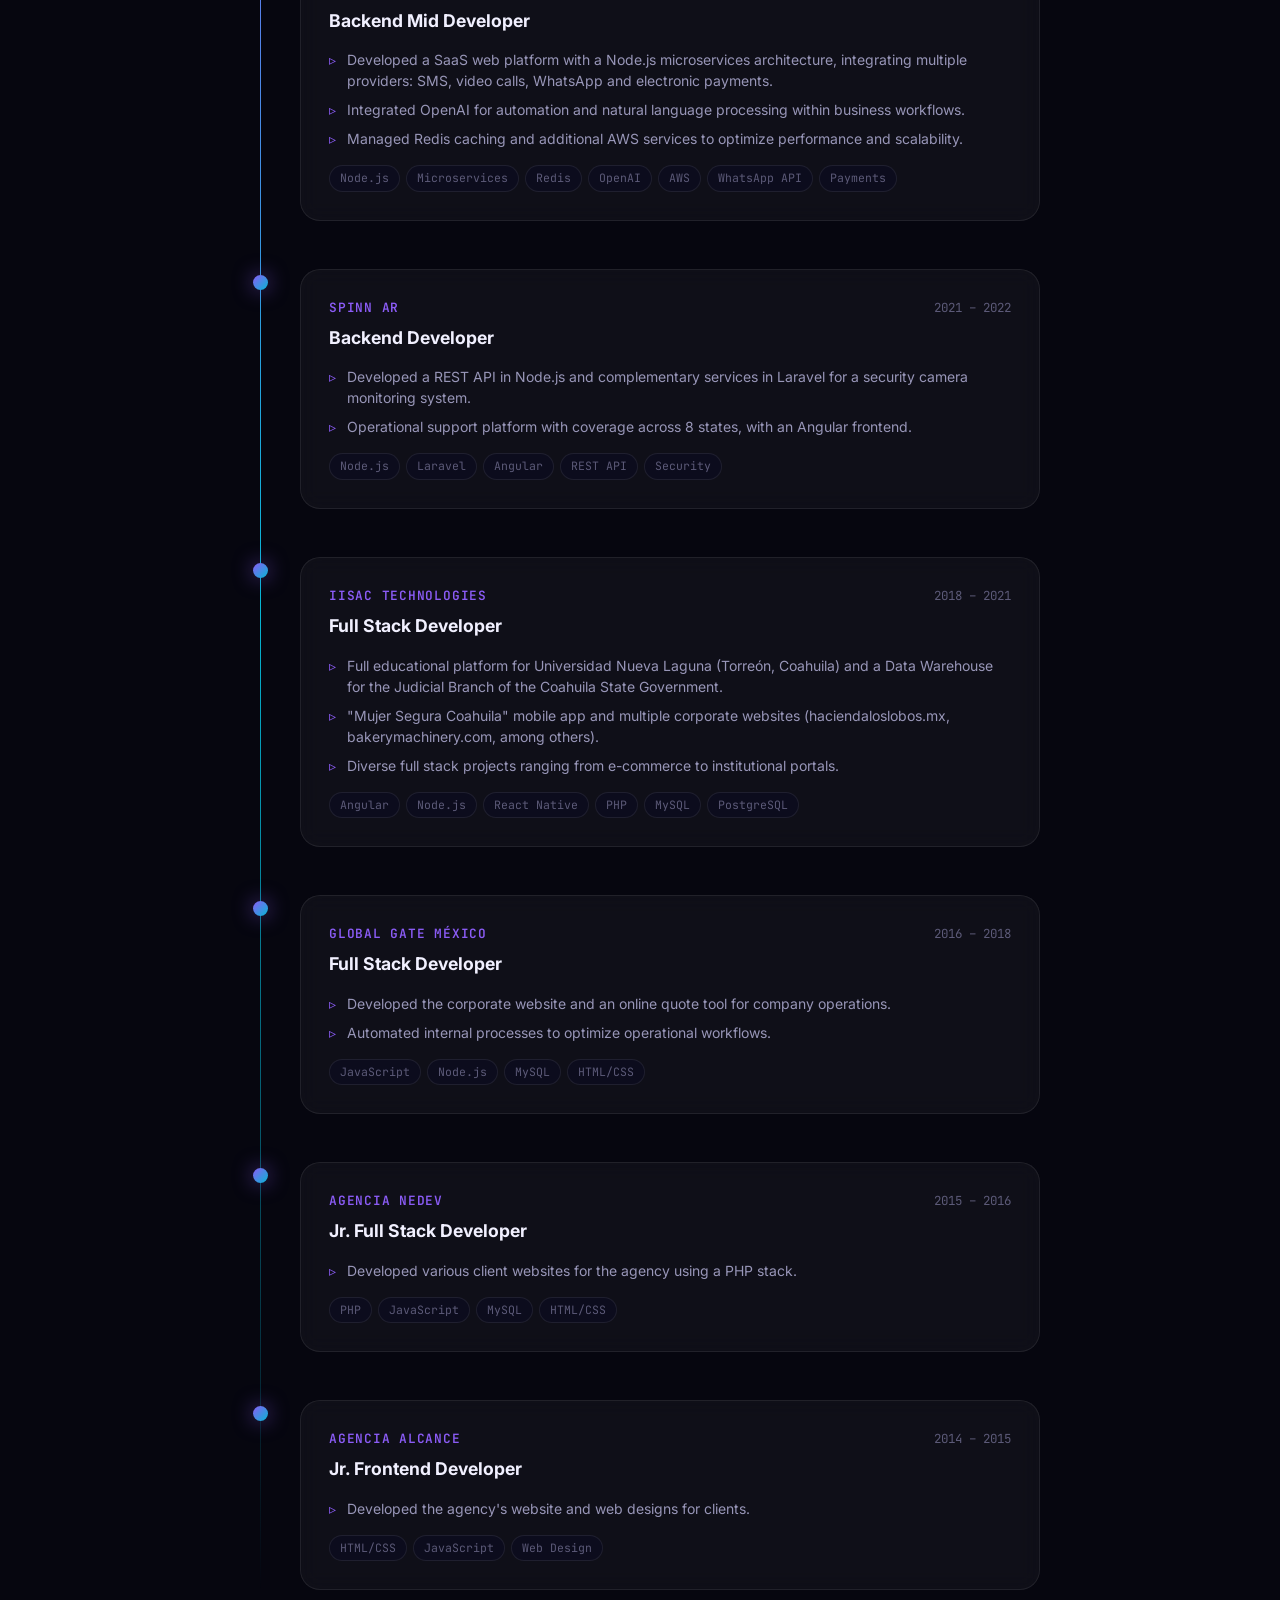
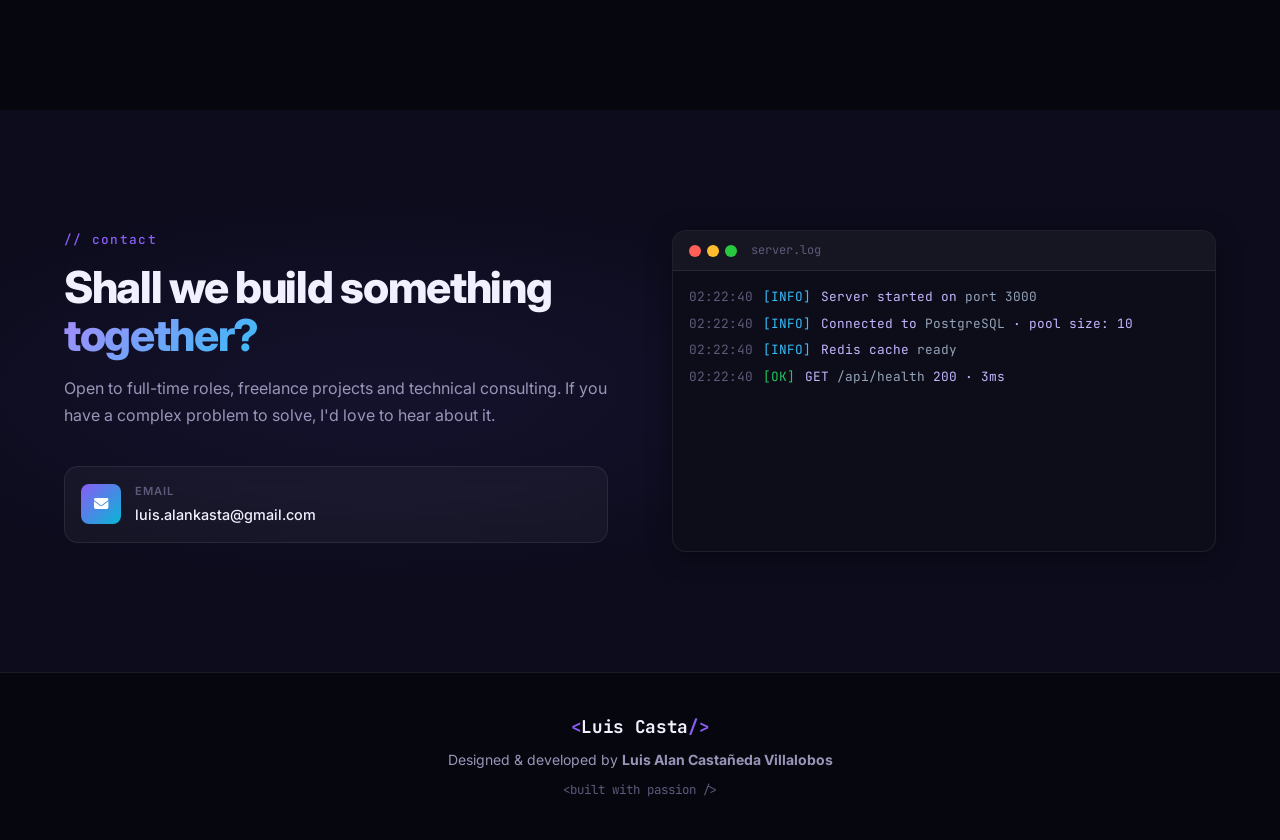
<file: index-en.html>
<!DOCTYPE html>
<html lang="en" data-theme="dark">
<head>
  <meta charset="UTF-8" />
  <meta name="viewport" content="width=device-width, initial-scale=1.0" />
  <title>Luis Alan Castañeda | Full Stack Sr Developer</title>
  <meta name="description" content="Luis Alan Castañeda Villalobos — Full Stack Senior Developer with 10+ years of experience in Node.js, React, AWS and cloud architectures." />
  <link rel="stylesheet" href="css/styles.css" />
  <link rel="preconnect" href="https://fonts.googleapis.com" />
  <link rel="preconnect" href="https://fonts.gstatic.com" crossorigin />
  <link href="https://fonts.googleapis.com/css2?family=Inter:wght@300;400;500;600;700;800;900&family=JetBrains+Mono:wght@400;500;700&display=swap" rel="stylesheet" />
  <link rel="stylesheet" href="https://cdnjs.cloudflare.com/ajax/libs/font-awesome/6.5.1/css/all.min.css" />
</head>
<body>

  <div class="cursor-glow" id="cursorGlow"></div>

  <nav class="nav" id="nav">
    <div class="nav__inner">
      <a href="#hero" class="nav__logo" style="font-size:1rem">
        <span class="nav__logo-bracket">&lt;</span>Luis Casta<span class="nav__logo-bracket">/&gt;</span>
      </a>
      <ul class="nav__links" id="navLinks">
        <li><a href="#skills" class="nav__link">Skills</a></li>
        <li><a href="#demo" class="nav__link">Demo</a></li>
        <li><a href="#projects" class="nav__link">Projects</a></li>
        <li><a href="#experience" class="nav__link">Experience</a></li>
        <li><a href="#contact" class="nav__link">Contact</a></li>
      </ul>
      <div class="nav__actions">
        <a href="index.html" class="lang-toggle" aria-label="Cambiar a español">ES</a>
        <button class="theme-toggle" id="themeToggle" aria-label="Toggle theme">
          <i class="fas fa-moon" id="themeIcon"></i>
        </button>
        <button class="nav__hamburger" id="hamburger" aria-label="Menu">
          <span></span><span></span><span></span>
        </button>
      </div>
    </div>
  </nav>

  <!-- HERO -->
  <section class="hero" id="hero">
    <canvas id="heroCanvas" class="hero__canvas"></canvas>
    <div class="hero__noise"></div>

    <div class="hero__content">
      <div class="hero__available">
        <span class="hero__available-dot"></span>
        Available for new opportunities
      </div>

      <h1 class="hero__title">
        <span class="hero__greeting">Hi, I'm</span>
        <span class="hero__name gradient-text" id="heroName">Luis Alan Castañeda</span>
        <span class="hero__typed-wrapper">
          <span id="typedText" class="hero__typed"></span>
          <span class="hero__cursor">|</span>
        </span>
      </h1>

      <p class="hero__desc">
        Full Stack Senior Developer with <strong id="yearsExp">10+</strong> years building
        scalable systems — from AWS cloud architectures to mobile apps.
        I integrate <strong>Artificial Intelligence</strong> (OpenAI, LLMs, chatbots) as a real part of the solution.
        Graduate of the <strong>Instituto Tecnológico de La Laguna</strong>.
      </p>

      <div class="hero__cta">
        <a href="#contact" class="btn btn--primary">
          Let's work together <i class="fas fa-arrow-right"></i>
        </a>
        <a href="#projects" class="btn btn--ghost">
          View projects
        </a>
      </div>

      <div class="hero__stats">
        <div class="hero__stat">
          <span class="hero__stat-num counter" data-target="10">0</span><span>+</span>
          <span class="hero__stat-label">Years exp.</span>
        </div>
        <div class="hero__stat-divider"></div>
        <div class="hero__stat">
          <span class="hero__stat-num counter" data-target="50">0</span><span>+</span>
          <span class="hero__stat-label">Projects</span>
        </div>
        <div class="hero__stat-divider"></div>
        <div class="hero__stat">
          <span class="hero__stat-num counter" data-target="30">0</span><span>+</span>
          <span class="hero__stat-label">Technologies</span>
        </div>
      </div>
    </div>

    <div class="hero__scroll">
      <span>scroll</span>
      <div class="hero__scroll-line">
        <div class="hero__scroll-dot"></div>
      </div>
    </div>
  </section>

  <!-- SKILLS -->
  <section class="section skills" id="skills">
    <div class="container">
      <div class="section__header">
        <span class="section__tag">// expertise</span>
        <h2 class="section__title">Tech <span class="gradient-text">Stack</span></h2>
        <p class="section__desc">Technologies I use to build enterprise-grade solutions</p>
      </div>

      <div class="skills__grid">

        <div class="skill-card reveal">
          <div class="skill-card__header">
            <div class="skill-card__icon" style="--icon-color: #68a063; --icon-bg: rgba(104,160,99,0.12)">
              <i class="fas fa-server"></i>
            </div>
            <div>
              <h3 class="skill-card__title">Backend</h3>
              <span class="skill-card__level">Advanced</span>
            </div>
          </div>
          <div class="skill-tags">
            <span class="tag tag--expert" data-tip="JS Runtime">Node.js</span>
            <span class="tag tag--expert" data-tip="Enterprise framework">NestJS</span>
            <span class="tag tag--expert" data-tip="Minimalist framework">Express</span>
            <span class="tag tag--expert" data-tip="Full-stack React">Next.js</span>
            <span class="tag" data-tip="Scripting & ML">Python</span>
            <span class="tag" data-tip="Enterprise apps">Java</span>
            <span class="tag" data-tip="Microsoft ecosystem">.NET</span>
            <span class="tag" data-tip="Classic web & APIs">PHP</span>
            <span class="tag" data-tip="PHP framework">Laravel</span>
            <span class="tag" data-tip="Microsoft ecosystem">C#</span>
          </div>
        </div>

        <div class="skill-card reveal">
          <div class="skill-card__header">
            <div class="skill-card__icon" style="--icon-color: #61dafb; --icon-bg: rgba(97,218,251,0.12)">
              <i class="fas fa-laptop-code"></i>
            </div>
            <div>
              <h3 class="skill-card__title">Frontend</h3>
              <span class="skill-card__level">Advanced</span>
            </div>
          </div>
          <div class="skill-tags">
            <span class="tag tag--expert">React</span>
            <span class="tag tag--expert">Angular</span>
            <span class="tag tag--expert">Next.js</span>
            <span class="tag tag--expert">TypeScript</span>
            <span class="tag tag--expert">JavaScript</span>
          </div>
        </div>

        <div class="skill-card reveal">
          <div class="skill-card__header">
            <div class="skill-card__icon" style="--icon-color: #54c5f8; --icon-bg: rgba(84,197,248,0.12)">
              <i class="fas fa-mobile-screen-button"></i>
            </div>
            <div>
              <h3 class="skill-card__title">Mobile</h3>
              <span class="skill-card__level">Advanced</span>
            </div>
          </div>
          <div class="skill-tags">
            <span class="tag tag--expert">React Native</span>
            <span class="tag tag--expert">Flutter</span>
          </div>
        </div>

        <div class="skill-card skill-card--wide reveal">
          <div class="skill-card__header">
            <div class="skill-card__icon" style="--icon-color: #ff9900; --icon-bg: rgba(255,153,0,0.12)">
              <i class="fab fa-aws"></i>
            </div>
            <div>
              <h3 class="skill-card__title">AWS Cloud</h3>
              <span class="skill-card__level">Advanced</span>
            </div>
          </div>
          <div class="skill-tags">
            <span class="tag tag--expert tag--aws">IAM</span>
            <span class="tag tag--expert tag--aws">EC2</span>
            <span class="tag tag--expert tag--aws">S3</span>
            <span class="tag tag--expert tag--aws">ECS</span>
            <span class="tag tag--expert tag--aws">EKS</span>
            <span class="tag tag--expert tag--aws">Fargate</span>
            <span class="tag tag--expert tag--aws">Route 53</span>
            <span class="tag tag--expert tag--aws">Amplify</span>
            <span class="tag tag--expert tag--aws">RDS</span>
            <span class="tag tag--expert tag--aws">DynamoDB</span>
            <span class="tag tag--expert tag--aws">OpenSearch</span>
            <span class="tag tag--expert tag--aws">MemoryDB</span>
            <span class="tag tag--expert tag--aws">IoT Core</span>
            <span class="tag tag--expert tag--aws">Translate</span>
            <span class="tag tag--expert tag--aws">VPN</span>
            <span class="tag tag--expert tag--aws">Security Groups</span>
            <span class="tag tag--expert tag--aws">SSL/ACM</span>
          </div>
        </div>

        <div class="skill-card reveal">
          <div class="skill-card__header">
            <div class="skill-card__icon" style="--icon-color: #e05d44; --icon-bg: rgba(224,93,68,0.12)">
              <i class="fas fa-code-branch"></i>
            </div>
            <div>
              <h3 class="skill-card__title">DevOps & CI/CD</h3>
              <span class="skill-card__level">Advanced</span>
            </div>
          </div>
          <div class="skill-tags">
            <span class="tag tag--expert">GitHub Actions</span>
            <span class="tag tag--expert">GitLab CI</span>
            <span class="tag tag--expert">Docker</span>
            <span class="tag tag--expert">Kubernetes</span>
          </div>
        </div>

        <div class="skill-card skill-card--ai reveal">
          <div class="skill-card__header">
            <div class="skill-card__icon" style="--icon-color: #a78bfa; --icon-bg: rgba(167,139,250,0.15)">
              <i class="fas fa-brain"></i>
            </div>
            <div>
              <h3 class="skill-card__title">AI Integration</h3>
              <span class="skill-card__level">Advanced · Applied</span>
            </div>
          </div>
          <p class="skill-card__desc">
            I don't just use AI — I <strong>integrate it as part of the solution</strong>.
            I design and implement AI pipelines inside real applications:
            chatbots, natural language processing, intelligent automation and conversational APIs.
          </p>
          <div class="skill-tags">
            <span class="tag tag--ai">OpenAI API</span>
            <span class="tag tag--ai">ChatGPT Integration</span>
            <span class="tag tag--ai">LLM Pipelines</span>
            <span class="tag tag--ai">Chatbots / Bots</span>
            <span class="tag tag--ai">RAG (Retrieval-Augmented)</span>
            <span class="tag tag--ai">AWS Translate</span>
            <span class="tag tag--ai">NLP</span>
            <span class="tag tag--ai">Prompt Engineering</span>
            <span class="tag tag--ai">AI Agents</span>
          </div>
        </div>

        <div class="skill-card reveal">
          <div class="skill-card__header">
            <div class="skill-card__icon" style="--icon-color: #336791; --icon-bg: rgba(51,103,145,0.12)">
              <i class="fas fa-database"></i>
            </div>
            <div>
              <h3 class="skill-card__title">Databases & ORM</h3>
              <span class="skill-card__level">Advanced</span>
            </div>
          </div>
          <div class="skill-tags">
            <span class="tag tag--expert">PostgreSQL</span>
            <span class="tag tag--expert">MySQL</span>
            <span class="tag tag--expert">MongoDB</span>
            <span class="tag tag--expert">Redis</span>
            <span class="tag tag--expert">DynamoDB</span>
            <span class="tag tag--expert">SQLite</span>
            <span class="tag tag--expert">Prisma</span>
            <span class="tag tag--expert">Sequelize</span>
            <span class="tag tag--expert">GraphQL</span>
          </div>
        </div>

        <div class="skill-card reveal">
          <div class="skill-card__header">
            <div class="skill-card__icon" style="--icon-color: #22c55e; --icon-bg: rgba(34,197,94,0.12)">
              <i class="fas fa-flask"></i>
            </div>
            <div>
              <h3 class="skill-card__title">Testing & Documentation</h3>
              <span class="skill-card__level">Advanced</span>
            </div>
          </div>
          <div class="skill-tags">
            <span class="tag tag--expert">Unit Testing</span>
            <span class="tag tag--expert">Integration Testing</span>
            <span class="tag tag--expert">Functional Testing</span>
            <span class="tag tag--expert">Pentesting</span>
            <span class="tag tag--expert">Jest</span>
            <span class="tag tag--expert">Supertest</span>
            <span class="tag">Technical Documentation</span>
            <span class="tag">Swagger / OpenAPI</span>
          </div>
        </div>

      </div>
    </div>
  </section>

  <!-- DEMO -->
  <section class="section demo" id="demo">
    <div class="container">
      <div class="section__header">
        <span class="section__tag">// live code</span>
        <h2 class="section__title">Interactive <span class="gradient-text">Demos</span></h2>
        <p class="section__desc">Code running in real time, right in the browser</p>
      </div>

      <div class="demo__wrapper">
        <div class="demo__tabs">
          <button class="demo__tab active" data-demo="neural">
            <i class="fas fa-brain"></i> Neural Network
          </button>
          <button class="demo__tab" data-demo="sort">
            <i class="fas fa-sort-amount-up"></i> Algorithms
          </button>
          <button class="demo__tab" data-demo="api">
            <i class="fas fa-plug"></i> API Live
          </button>
        </div>

        <div class="demo__stage">
          <div class="demo__pane active" id="demo-neural">
            <div class="demo__info">
              <h4>Animated Neural Network</h4>
              <p>Signal propagation visualization. Hover to interact.</p>
            </div>
            <canvas id="neuralCanvas" class="demo__canvas"></canvas>
          </div>

          <div class="demo__pane" id="demo-sort">
            <div class="demo__info">
              <h4>Sorting Visualizer</h4>
              <p>Real-time sorting algorithm visualization.</p>
            </div>
            <div class="sort__controls">
              <button class="btn btn--small" id="sortBubble">Bubble Sort</button>
              <button class="btn btn--small" id="sortQuick">Quick Sort</button>
              <button class="btn btn--small btn--ghost" id="sortReset">
                <i class="fas fa-shuffle"></i> Shuffle
              </button>
              <div class="sort__speed">
                <label>Speed</label>
                <input type="range" id="sortSpeed" min="1" max="10" value="5" />
              </div>
            </div>
            <canvas id="sortCanvas" class="demo__canvas"></canvas>
          </div>

          <div class="demo__pane" id="demo-api">
            <div class="demo__info">
              <h4>Live API Client</h4>
              <p>Fetch to a public API — watch the request/response flow.</p>
            </div>
            <div class="api__demo">
              <div class="api__request">
                <div class="api__label">REQUEST</div>
                <div class="api__code">
                  <span class="api__method">GET</span>
                  <span class="api__url">https://jsonplaceholder.typicode.com/users</span>
                </div>
                <button class="btn btn--primary btn--small" id="apiFetch">
                  <i class="fas fa-paper-plane"></i> Execute
                </button>
              </div>
              <div class="api__arrow" id="apiArrow">
                <div class="api__arrow-line"></div>
                <i class="fas fa-chevron-down"></i>
              </div>
              <div class="api__response" id="apiResponse">
                <div class="api__label">RESPONSE</div>
                <div class="api__status" id="apiStatus"></div>
                <div class="api__body" id="apiBody">
                  <span class="api__placeholder">Press "Execute" to see the response...</span>
                </div>
              </div>
            </div>
          </div>
        </div>
      </div>
    </div>
  </section>

  <!-- PROJECTS -->
  <section class="section projects" id="projects">
    <div class="container">
      <div class="section__header">
        <span class="section__tag">// projects</span>
        <h2 class="section__title">What I've <span class="gradient-text">built</span></h2>
        <p class="section__desc">Featured projects — real systems with real impact</p>
      </div>

      <div class="projects__grid">

        <div class="project-card reveal">
          <div class="project-card__top">
            <div class="project-card__folder"><i class="fas fa-folder-open"></i></div>
            <div class="project-card__links">
              <span class="project-card__badge"><i class="fas fa-lock"></i> NDA</span>
              <a href="https://sicuentame.com/" target="_blank" rel="noopener" class="project-card__link" aria-label="Live"><i class="fas fa-arrow-up-right-from-square"></i></a>
            </div>
          </div>
          <h3>Cuentame</h3>
          <p>Production SaaS platform built on a microservices architecture. Integrated providers for SMS, video calls, WhatsApp, payments and OpenAI. Code under NDA — references available upon contact.</p>
          <div class="project-card__tags">
            <span>Node.js</span><span>Microservices</span><span>Redis</span><span>OpenAI</span><span>AWS</span>
          </div>
          <div class="project-card__refs"><i class="fas fa-user-check"></i> Verifiable references available</div>
        </div>

        <div class="project-card reveal">
          <div class="project-card__top">
            <div class="project-card__folder"><i class="fas fa-folder-open"></i></div>
            <div class="project-card__links">
              <span class="project-card__badge"><i class="fas fa-lock"></i> NDA</span>
              <a href="https://vendora-landing.onrender.com" target="_blank" rel="noopener" class="project-card__link" aria-label="Live"><i class="fas fa-arrow-up-right-from-square"></i></a>
            </div>
          </div>
          <h3>Vendora</h3>
          <p>End-to-end commerce platform in production, developed as Full Stack Sr. Dev. Complete architecture: frontend, backend and cloud deployment. Code under NDA — references available upon contact.</p>
          <div class="project-card__tags">
            <span>Node.js</span><span>React</span><span>PostgreSQL</span><span>AWS</span><span>Docker</span>
          </div>
          <div class="project-card__refs"><i class="fas fa-user-check"></i> Verifiable references available</div>
        </div>

        <div class="project-card reveal">
          <div class="project-card__top">
            <div class="project-card__folder"><i class="fas fa-folder-open"></i></div>
            <div class="project-card__links">
              <span class="project-card__badge"><i class="fas fa-lock"></i> NDA</span>
              <a href="https://plataforma.universidadnuevalaguna.edu.mx/" target="_blank" rel="noopener" class="project-card__link" aria-label="Live"><i class="fas fa-arrow-up-right-from-square"></i></a>
            </div>
          </div>
          <h3>CNL Educational Platform</h3>
          <p>Academic management system in production for Universidad Nueva Laguna (Torreón, Coahuila). Backend development of the active institutional platform. Code under NDA — references available upon contact.</p>
          <div class="project-card__tags">
            <span>Node.js</span><span>Angular</span><span>MySQL</span><span>PHP</span>
          </div>
          <div class="project-card__refs"><i class="fas fa-user-check"></i> Verifiable references available</div>
        </div>

      </div>
    </div>
  </section>

  <!-- EXPERIENCE -->
  <section class="section experience" id="experience">
    <div class="container">
      <div class="section__header">
        <span class="section__tag">// career</span>
        <h2 class="section__title">Work <span class="gradient-text">Experience</span></h2>
      </div>

      <div class="timeline">

        <div class="timeline__item reveal">
          <div class="timeline__marker"></div>
          <div class="timeline__card">
            <div class="timeline__meta">
              <span class="timeline__company">XBio Medical</span>
              <span class="timeline__date">2025 – Present</span>
            </div>
            <h3 class="timeline__role">Full Stack Senior Developer</h3>
            <ul class="timeline__achievements">
              <li>Building a web and mobile SaaS platform for the medical sector with a microservices architecture on AWS.</li>
              <li>Designing and implementing scalable APIs with TypeScript under high availability and security standards.</li>
              <li>Working with critical cloud infrastructure; details under NDA.</li>
            </ul>
            <div class="timeline__tags">
              <span>TypeScript</span><span>AWS</span><span>Microservices</span><span>REST API</span><span>Mobile</span>
            </div>
          </div>
        </div>

        <div class="timeline__item reveal">
          <div class="timeline__marker"></div>
          <div class="timeline__card">
            <div class="timeline__meta">
              <span class="timeline__company">Cuentame</span>
              <span class="timeline__date">2022 – 2025</span>
            </div>
            <h3 class="timeline__role">Backend Mid Developer</h3>
            <ul class="timeline__achievements">
              <li>Developed a SaaS web platform with a Node.js microservices architecture, integrating multiple providers: SMS, video calls, WhatsApp and electronic payments.</li>
              <li>Integrated OpenAI for automation and natural language processing within business workflows.</li>
              <li>Managed Redis caching and additional AWS services to optimize performance and scalability.</li>
            </ul>
            <div class="timeline__tags">
              <span>Node.js</span><span>Microservices</span><span>Redis</span><span>OpenAI</span><span>AWS</span><span>WhatsApp API</span><span>Payments</span>
            </div>
          </div>
        </div>

        <div class="timeline__item reveal">
          <div class="timeline__marker"></div>
          <div class="timeline__card">
            <div class="timeline__meta">
              <span class="timeline__company">Spinn AR</span>
              <span class="timeline__date">2021 – 2022</span>
            </div>
            <h3 class="timeline__role">Backend Developer</h3>
            <ul class="timeline__achievements">
              <li>Developed a REST API in Node.js and complementary services in Laravel for a security camera monitoring system.</li>
              <li>Operational support platform with coverage across 8 states, with an Angular frontend.</li>
            </ul>
            <div class="timeline__tags">
              <span>Node.js</span><span>Laravel</span><span>Angular</span><span>REST API</span><span>Security</span>
            </div>
          </div>
        </div>

        <div class="timeline__item reveal">
          <div class="timeline__marker"></div>
          <div class="timeline__card">
            <div class="timeline__meta">
              <span class="timeline__company">IISAC Technologies</span>
              <span class="timeline__date">2018 – 2021</span>
            </div>
            <h3 class="timeline__role">Full Stack Developer</h3>
            <ul class="timeline__achievements">
              <li>Full educational platform for Universidad Nueva Laguna (Torreón, Coahuila) and a Data Warehouse for the Judicial Branch of the Coahuila State Government.</li>
              <li>"Mujer Segura Coahuila" mobile app and multiple corporate websites (haciendaloslobos.mx, bakerymachinery.com, among others).</li>
              <li>Diverse full stack projects ranging from e-commerce to institutional portals.</li>
            </ul>
            <div class="timeline__tags">
              <span>Angular</span><span>Node.js</span><span>React Native</span><span>PHP</span><span>MySQL</span><span>PostgreSQL</span>
            </div>
          </div>
        </div>

        <div class="timeline__item reveal">
          <div class="timeline__marker"></div>
          <div class="timeline__card">
            <div class="timeline__meta">
              <span class="timeline__company">Global Gate México</span>
              <span class="timeline__date">2016 – 2018</span>
            </div>
            <h3 class="timeline__role">Full Stack Developer</h3>
            <ul class="timeline__achievements">
              <li>Developed the corporate website and an online quote tool for company operations.</li>
              <li>Automated internal processes to optimize operational workflows.</li>
            </ul>
            <div class="timeline__tags">
              <span>JavaScript</span><span>Node.js</span><span>MySQL</span><span>HTML/CSS</span>
            </div>
          </div>
        </div>

        <div class="timeline__item reveal">
          <div class="timeline__marker"></div>
          <div class="timeline__card">
            <div class="timeline__meta">
              <span class="timeline__company">Agencia Nedev</span>
              <span class="timeline__date">2015 – 2016</span>
            </div>
            <h3 class="timeline__role">Jr. Full Stack Developer</h3>
            <ul class="timeline__achievements">
              <li>Developed various client websites for the agency using a PHP stack.</li>
            </ul>
            <div class="timeline__tags">
              <span>PHP</span><span>JavaScript</span><span>MySQL</span><span>HTML/CSS</span>
            </div>
          </div>
        </div>

        <div class="timeline__item reveal">
          <div class="timeline__marker"></div>
          <div class="timeline__card">
            <div class="timeline__meta">
              <span class="timeline__company">Agencia Alcance</span>
              <span class="timeline__date">2014 – 2015</span>
            </div>
            <h3 class="timeline__role">Jr. Frontend Developer</h3>
            <ul class="timeline__achievements">
              <li>Developed the agency's website and web designs for clients.</li>
            </ul>
            <div class="timeline__tags">
              <span>HTML/CSS</span><span>JavaScript</span><span>Web Design</span>
            </div>
          </div>
        </div>

      </div>
    </div>
  </section>

  <!-- CONTACT -->
  <section class="section contact" id="contact">
    <div class="container">
      <div class="contact__grid">

        <div class="contact__left reveal">
          <span class="section__tag">// contact</span>
          <h2 class="section__title">Shall we build something <span class="gradient-text">together?</span></h2>
          <p>
            Open to full-time roles, freelance projects and technical consulting.
            If you have a complex problem to solve, I'd love to hear about it.
          </p>
          <div class="contact__links">
            <a href="mailto:luis.alankasta@gmail.com" class="contact__link">
              <div class="contact__link-icon"><i class="fas fa-envelope"></i></div>
              <div>
                <span class="contact__link-label">Email</span>
                <span class="contact__link-value">luis.alankasta@gmail.com</span>
              </div>
            </a>
          </div>
        </div>

        <div class="contact__terminal reveal" id="contactTerminal">
          <div class="terminal">
            <div class="terminal__bar">
              <span class="terminal__dot terminal__dot--red"></span>
              <span class="terminal__dot terminal__dot--yellow"></span>
              <span class="terminal__dot terminal__dot--green"></span>
              <span class="terminal__title">server.log</span>
            </div>
            <div class="terminal__body" id="terminalBody"></div>
          </div>
        </div>

      </div>
    </div>
  </section>

  <!-- FOOTER -->
  <footer class="footer">
    <div class="container">
      <div class="footer__inner">
        <a href="#hero" class="nav__logo">
          <span class="nav__logo-bracket">&lt;</span>Luis Casta<span class="nav__logo-bracket">/&gt;</span>
        </a>
        <p class="footer__copy">
          Designed &amp; developed by <strong id="footerName">Luis Alan Castañeda Villalobos</strong>
        </p>
        <p class="footer__code">&lt;built with passion /&gt;</p>
      </div>
    </div>
  </footer>

  <script src="js/app.js"></script>
</body>
</html>
</file>
<file: css/styles.css>
/* tokens */
:root {
  --font-sans: 'Inter', system-ui, sans-serif;
  --font-mono: 'JetBrains Mono', 'Fira Code', monospace;

  --radius-sm: 8px;
  --radius-md: 14px;
  --radius-lg: 20px;
  --radius-xl: 28px;

  --transition: 0.3s cubic-bezier(0.4, 0, 0.2, 1);
  --transition-slow: 0.6s cubic-bezier(0.4, 0, 0.2, 1);

  --nav-height: 70px;
  --container-max: 1200px;
}

/* dark */
[data-theme="dark"] {
  --bg:          #06060f;
  --bg-alt:      #0c0c1d;
  --bg-card:     rgba(255, 255, 255, 0.04);
  --bg-card-hover: rgba(255, 255, 255, 0.07);
  --border:      rgba(255, 255, 255, 0.08);
  --border-hover: rgba(139, 92, 246, 0.5);

  --text-1: #f1f0ff;
  --text-2: #9896b8;
  --text-3: #5c5a78;

  --accent:   #8b5cf6;
  --accent-2: #06b6d4;
  --accent-3: #f59e0b;

  --gradient: linear-gradient(135deg, #8b5cf6 0%, #06b6d4 100%);
  --gradient-text: linear-gradient(135deg, #a78bfa 0%, #38bdf8 100%);

  --shadow-card: 0 4px 24px rgba(0, 0, 0, 0.4);
  --shadow-glow: 0 0 40px rgba(139, 92, 246, 0.15);
  --glow-accent: 0 0 20px rgba(139, 92, 246, 0.6);

  --tag-expert-bg: rgba(139, 92, 246, 0.15);
  --tag-expert-color: #c4b5fd;
  --tag-expert-border: rgba(139, 92, 246, 0.35);

  --tag-aws-bg: rgba(255, 153, 0, 0.1);
  --tag-aws-color: #fbbf24;
  --tag-aws-border: rgba(255, 153, 0, 0.3);

  --tag-default-bg: rgba(255, 255, 255, 0.06);
  --tag-default-color: var(--text-2);
  --tag-default-border: var(--border);

  --scrollbar-thumb: #2d2b4e;
  --cursor-glow: rgba(139, 92, 246, 0.3);
}

/* light */
[data-theme="light"] {
  --bg:          #fafaff;
  --bg-alt:      #f0f0fa;
  --bg-card:     rgba(255, 255, 255, 0.85);
  --bg-card-hover: rgba(255, 255, 255, 0.98);
  --border:      rgba(139, 92, 246, 0.12);
  --border-hover: rgba(139, 92, 246, 0.45);

  --text-1: #13111e;
  --text-2: #4a4760;
  --text-3: #9896b8;

  --accent:   #7c3aed;
  --accent-2: #0284c7;
  --accent-3: #d97706;

  --gradient: linear-gradient(135deg, #7c3aed 0%, #0284c7 100%);
  --gradient-text: linear-gradient(135deg, #7c3aed 0%, #0284c7 100%);

  --shadow-card: 0 4px 24px rgba(124, 58, 237, 0.08), 0 1px 3px rgba(0,0,0,0.06);
  --shadow-glow: 0 0 40px rgba(124, 58, 237, 0.08);
  --glow-accent: 0 0 20px rgba(124, 58, 237, 0.4);

  --tag-expert-bg: rgba(124, 58, 237, 0.08);
  --tag-expert-color: #6d28d9;
  --tag-expert-border: rgba(124, 58, 237, 0.25);

  --tag-aws-bg: rgba(217, 119, 6, 0.08);
  --tag-aws-color: #b45309;
  --tag-aws-border: rgba(217, 119, 6, 0.25);

  --tag-default-bg: rgba(0, 0, 0, 0.04);
  --tag-default-color: var(--text-2);
  --tag-default-border: var(--border);

  --scrollbar-thumb: #d1cce8;
  --cursor-glow: rgba(124, 58, 237, 0.25);
}

/* base */
*, *::before, *::after {
  box-sizing: border-box;
  margin: 0;
  padding: 0;
}

html {
  scroll-behavior: smooth;
  font-size: 16px;
}

body {
  font-family: var(--font-sans);
  background-color: var(--bg);
  color: var(--text-1);
  line-height: 1.6;
  overflow-x: hidden;
  transition: background-color var(--transition), color var(--transition);
}

/* Custom scrollbar */
::-webkit-scrollbar { width: 6px; }
::-webkit-scrollbar-track { background: transparent; }
::-webkit-scrollbar-thumb {
  background: var(--scrollbar-thumb);
  border-radius: 3px;
}

::selection {
  background: var(--accent);
  color: #fff;
}

a { color: inherit; text-decoration: none; }
img { max-width: 100%; display: block; }
ul { list-style: none; }
button { cursor: pointer; border: none; background: none; font-family: inherit; }
input, textarea, button { font-family: inherit; }

/* utils */
.container {
  width: 100%;
  max-width: var(--container-max);
  margin: 0 auto;
  padding: 0 24px;
}

.gradient-text {
  background: var(--gradient-text);
  -webkit-background-clip: text;
  -webkit-text-fill-color: transparent;
  background-clip: text;
}

/* cursor */
.cursor-glow {
  position: fixed;
  width: 400px;
  height: 400px;
  border-radius: 50%;
  background: radial-gradient(circle, var(--cursor-glow) 0%, transparent 70%);
  pointer-events: none;
  transform: translate(-50%, -50%);
  z-index: 0;
  transition: opacity 0.3s;
  opacity: 0;
}

body:hover .cursor-glow { opacity: 1; }

/* nav */
.nav {
  position: fixed;
  top: 0; left: 0; right: 0;
  height: var(--nav-height);
  z-index: 1000;
  transition: background var(--transition), box-shadow var(--transition);
}

.nav.scrolled {
  background: color-mix(in srgb, var(--bg) 85%, transparent);
  backdrop-filter: blur(20px);
  -webkit-backdrop-filter: blur(20px);
  box-shadow: 0 1px 0 var(--border);
}

.nav__inner {
  display: flex;
  align-items: center;
  justify-content: space-between;
  height: 100%;
  max-width: var(--container-max);
  margin: 0 auto;
  padding: 0 24px;
}

.nav__logo {
  font-family: var(--font-mono);
  font-size: 1.1rem;
  font-weight: 700;
  color: var(--text-1);
  letter-spacing: -0.02em;
  transition: color var(--transition);
}

.nav__logo-bracket {
  color: var(--accent);
}

.nav__logo:hover { color: var(--accent); }

.nav__links {
  display: flex;
  gap: 8px;
  align-items: center;
}

.nav__link {
  padding: 8px 14px;
  border-radius: var(--radius-sm);
  font-size: 0.875rem;
  font-weight: 500;
  color: var(--text-2);
  transition: color var(--transition), background var(--transition);
}

.nav__link:hover {
  color: var(--text-1);
  background: var(--bg-card);
}

.nav__actions {
  display: flex;
  align-items: center;
  gap: 12px;
}

.lang-toggle {
  display: flex;
  align-items: center;
  justify-content: center;
  height: 38px;
  padding: 0 12px;
  border-radius: var(--radius-sm);
  border: 1px solid var(--border);
  background: var(--bg-card);
  color: var(--text-2);
  font-size: 0.75rem;
  font-family: var(--font-mono);
  font-weight: 600;
  letter-spacing: 0.05em;
  text-decoration: none;
  transition: all var(--transition);
}
.lang-toggle:hover {
  border-color: var(--accent);
  color: var(--accent);
}

.theme-toggle {
  display: flex;
  align-items: center;
  justify-content: center;
  width: 38px; height: 38px;
  border-radius: var(--radius-sm);
  border: 1px solid var(--border);
  background: var(--bg-card);
  color: var(--text-2);
  font-size: 0.875rem;
  transition: all var(--transition);
}

.theme-toggle:hover {
  color: var(--accent);
  border-color: var(--border-hover);
  box-shadow: var(--glow-accent);
}

.nav__hamburger {
  display: none;
  flex-direction: column;
  gap: 5px;
  padding: 6px;
}

.nav__hamburger span {
  display: block;
  width: 22px; height: 2px;
  background: var(--text-2);
  border-radius: 2px;
  transition: all var(--transition);
}

/* sections */
.section {
  padding: 120px 0;
  position: relative;
}

.section__header {
  text-align: center;
  margin-bottom: 64px;
}

.section__tag {
  font-family: var(--font-mono);
  font-size: 0.8rem;
  font-weight: 500;
  color: var(--accent);
  letter-spacing: 0.1em;
  display: block;
  margin-bottom: 12px;
}

.section__title {
  font-size: clamp(1.8rem, 4vw, 2.75rem);
  font-weight: 800;
  letter-spacing: -0.03em;
  line-height: 1.1;
  margin-bottom: 16px;
}

.section__desc {
  font-size: 1.05rem;
  color: var(--text-2);
  max-width: 520px;
  margin: 0 auto;
}

/* Reveal animation */
.reveal {
  opacity: 0;
  transform: translateY(30px);
  transition: opacity 0.7s ease, transform 0.7s ease;
}

.reveal.visible {
  opacity: 1;
  transform: translateY(0);
}

/* buttons */
.btn {
  display: inline-flex;
  align-items: center;
  gap: 8px;
  padding: 13px 26px;
  border-radius: var(--radius-md);
  font-size: 0.9rem;
  font-weight: 600;
  transition: all var(--transition);
  white-space: nowrap;
}

.btn--primary {
  background: var(--gradient);
  color: #fff;
  box-shadow: 0 4px 20px rgba(139, 92, 246, 0.35);
}

.btn--primary:hover {
  transform: translateY(-2px);
  box-shadow: 0 8px 30px rgba(139, 92, 246, 0.5);
}

.btn--ghost {
  border: 1px solid var(--border);
  color: var(--text-1);
  background: var(--bg-card);
}

.btn--ghost:hover {
  border-color: var(--border-hover);
  background: var(--bg-card-hover);
}

.btn--small {
  padding: 8px 16px;
  font-size: 0.8rem;
  border-radius: var(--radius-sm);
  background: var(--bg-card);
  border: 1px solid var(--border);
  color: var(--text-2);
}

.btn--small:hover {
  border-color: var(--border-hover);
  color: var(--accent);
}

.btn--full { width: 100%; justify-content: center; }

/* hero */
.hero {
  position: relative;
  min-height: 100vh;
  display: flex;
  align-items: center;
  padding-top: var(--nav-height);
  overflow: hidden;
}

.hero__canvas {
  position: absolute;
  inset: 0;
  width: 100%; height: 100%;
  z-index: 0;
  pointer-events: none;
}

.hero__noise {
  position: absolute;
  inset: 0;
  opacity: 0.025;
  background-image: url("data:image/svg+xml,%3Csvg viewBox='0 0 256 256' xmlns='http://www.w3.org/2000/svg'%3E%3Cfilter id='n'%3E%3CfeTurbulence type='fractalNoise' baseFrequency='0.9' numOctaves='4' stitchTiles='stitch'/%3E%3C/filter%3E%3Crect width='100%25' height='100%25' filter='url(%23n)'/%3E%3C/svg%3E");
  background-size: 256px;
  pointer-events: none;
  z-index: 1;
}

.hero__content {
  position: relative;
  z-index: 2;
  max-width: var(--container-max);
  margin: 0 auto;
  padding: 0 24px;
  width: 100%;
}

.hero__available {
  display: inline-flex;
  align-items: center;
  gap: 8px;
  padding: 8px 16px;
  border: 1px solid var(--border);
  border-radius: 100px;
  font-size: 0.8rem;
  color: var(--text-2);
  background: var(--bg-card);
  backdrop-filter: blur(10px);
  margin-bottom: 28px;
}

.hero__available-dot {
  width: 8px; height: 8px;
  border-radius: 50%;
  background: #22c55e;
  box-shadow: 0 0 8px #22c55e;
  animation: pulse-green 2s infinite;
}

@keyframes pulse-green {
  0%, 100% { opacity: 1; box-shadow: 0 0 8px #22c55e; }
  50% { opacity: 0.6; box-shadow: 0 0 16px #22c55e; }
}

.hero__title {
  display: flex;
  flex-direction: column;
  gap: 4px;
  margin-bottom: 24px;
}

.hero__greeting {
  font-size: clamp(1rem, 2vw, 1.2rem);
  font-weight: 400;
  color: var(--text-2);
}

.hero__name {
  font-size: clamp(2.5rem, 7vw, 5.5rem);
  font-weight: 900;
  letter-spacing: -0.04em;
  line-height: 1;
}

.hero__typed-wrapper {
  font-size: clamp(1.1rem, 2.5vw, 1.6rem);
  font-family: var(--font-mono);
  color: var(--accent-2);
  font-weight: 500;
  min-height: 2rem;
  display: flex;
  align-items: center;
  gap: 2px;
}

.hero__cursor {
  animation: blink 1s infinite;
  color: var(--accent);
}

@keyframes blink {
  0%, 100% { opacity: 1; }
  50% { opacity: 0; }
}

.hero__desc {
  font-size: clamp(1rem, 1.8vw, 1.15rem);
  color: var(--text-2);
  max-width: 560px;
  line-height: 1.7;
  margin-bottom: 36px;
}

.hero__desc strong { color: var(--text-1); }

.hero__cta {
  display: flex;
  gap: 14px;
  flex-wrap: wrap;
  margin-bottom: 56px;
}

.hero__stats {
  display: flex;
  align-items: center;
  gap: 32px;
}

.hero__stat {
  display: flex;
  flex-direction: column;
  gap: 4px;
}

.hero__stat-num {
  font-size: 2rem;
  font-weight: 800;
  line-height: 1;
  background: var(--gradient-text);
  -webkit-background-clip: text;
  -webkit-text-fill-color: transparent;
  background-clip: text;
}

.hero__stat span:not(.hero__stat-num):not(.hero__stat-label) {
  font-size: 1.5rem;
  font-weight: 800;
  background: var(--gradient-text);
  -webkit-background-clip: text;
  -webkit-text-fill-color: transparent;
  background-clip: text;
}

.hero__stat-label {
  font-size: 0.75rem;
  color: var(--text-3);
  font-weight: 500;
  text-transform: uppercase;
  letter-spacing: 0.08em;
}

.hero__stat-divider {
  width: 1px;
  height: 40px;
  background: var(--border);
}

.hero__scroll {
  position: absolute;
  bottom: 32px;
  left: 50%;
  transform: translateX(-50%);
  display: flex;
  flex-direction: column;
  align-items: center;
  gap: 8px;
  z-index: 2;
}

.hero__scroll span {
  font-family: var(--font-mono);
  font-size: 0.7rem;
  letter-spacing: 0.15em;
  color: var(--text-3);
  text-transform: uppercase;
}

.hero__scroll-line {
  width: 1px;
  height: 50px;
  background: var(--border);
  position: relative;
  overflow: hidden;
}

.hero__scroll-dot {
  position: absolute;
  top: -6px;
  left: -2px;
  width: 5px; height: 5px;
  border-radius: 50%;
  background: var(--accent);
  animation: scroll-dot 2s infinite;
}

@keyframes scroll-dot {
  0% { top: -6px; opacity: 1; }
  100% { top: 56px; opacity: 0; }
}

/* skills */
.skills {
  background: var(--bg-alt);
  position: relative;
}

.skills::before {
  content: '';
  position: absolute;
  inset: 0;
  background: radial-gradient(ellipse 80% 50% at 50% 0%, rgba(139, 92, 246, 0.06) 0%, transparent 70%);
  pointer-events: none;
}

.skills__grid {
  display: grid;
  grid-template-columns: repeat(3, 1fr);
  gap: 20px;
}

.skill-card {
  background: var(--bg-card);
  border: 1px solid var(--border);
  border-radius: var(--radius-lg);
  padding: 28px;
  backdrop-filter: blur(10px);
  transition: all var(--transition);
  position: relative;
  overflow: hidden;
}

.skill-card::before {
  content: '';
  position: absolute;
  inset: 0;
  background: var(--gradient);
  opacity: 0;
  transition: opacity var(--transition);
  border-radius: inherit;
}

.skill-card:hover {
  border-color: var(--border-hover);
  box-shadow: var(--shadow-card), var(--shadow-glow);
  transform: translateY(-4px);
}

.skill-card:hover::before { opacity: 0.03; }

.skill-card--wide {
  grid-column: span 2;
}

.skill-card__header {
  display: flex;
  align-items: center;
  gap: 14px;
  margin-bottom: 20px;
}

.skill-card__icon {
  width: 44px; height: 44px;
  border-radius: var(--radius-sm);
  background: var(--icon-bg, rgba(139, 92, 246, 0.12));
  color: var(--icon-color, var(--accent));
  display: flex;
  align-items: center;
  justify-content: center;
  font-size: 1.1rem;
  flex-shrink: 0;
}

.skill-card__title {
  font-size: 1rem;
  font-weight: 700;
  color: var(--text-1);
  line-height: 1.2;
}

.skill-card__level {
  font-size: 0.7rem;
  font-weight: 600;
  letter-spacing: 0.08em;
  text-transform: uppercase;
  color: var(--accent);
  font-family: var(--font-mono);
}

.skill-tags {
  display: flex;
  flex-wrap: wrap;
  gap: 8px;
}

.tag {
  display: inline-flex;
  align-items: center;
  padding: 5px 12px;
  border-radius: 100px;
  font-size: 0.78rem;
  font-weight: 500;
  background: var(--tag-default-bg);
  color: var(--tag-default-color);
  border: 1px solid var(--tag-default-border);
  transition: all var(--transition);
  cursor: default;
  white-space: nowrap;
}

.tag--expert {
  background: var(--tag-expert-bg);
  color: var(--tag-expert-color);
  border-color: var(--tag-expert-border);
}

.tag--aws {
  background: var(--tag-aws-bg) !important;
  color: var(--tag-aws-color) !important;
  border-color: var(--tag-aws-border) !important;
}

.tag:hover {
  transform: scale(1.05);
  box-shadow: 0 2px 8px rgba(0,0,0,0.1);
}

/* AI Card */
.skill-card--ai {
  grid-column: span 3;
  background: linear-gradient(135deg,
    color-mix(in srgb, var(--bg-card) 100%, transparent) 0%,
    color-mix(in srgb, var(--bg-card) 100%, transparent) 100%);
  border-color: rgba(167, 139, 250, 0.25);
  position: relative;
  overflow: hidden;
}

.skill-card--ai::after {
  content: '';
  position: absolute;
  inset: 0;
  background: linear-gradient(135deg, rgba(167,139,250,0.06) 0%, rgba(6,182,212,0.04) 100%);
  pointer-events: none;
  border-radius: inherit;
}

.skill-card--ai:hover {
  border-color: rgba(167, 139, 250, 0.5);
  box-shadow: 0 4px 40px rgba(167, 139, 250, 0.2);
}

.skill-card__desc {
  font-size: 0.875rem;
  color: var(--text-2);
  line-height: 1.65;
  margin-bottom: 16px;
}

.skill-card__desc strong { color: var(--text-1); }

.tag--ai {
  background: rgba(167, 139, 250, 0.12) !important;
  color: #a78bfa !important;
  border-color: rgba(167, 139, 250, 0.3) !important;
  font-weight: 600;
}

[data-theme="light"] .tag--ai {
  background: rgba(124, 58, 237, 0.08) !important;
  color: #6d28d9 !important;
  border-color: rgba(124, 58, 237, 0.25) !important;
}

/* AI card responsive handled in main breakpoints below */

/* demo */
.demo {
  position: relative;
  overflow: hidden;
}

.demo::before {
  content: '';
  position: absolute;
  top: 0; left: 0; right: 0;
  height: 1px;
  background: var(--gradient);
  opacity: 0.3;
}

.demo__wrapper {
  background: var(--bg-card);
  border: 1px solid var(--border);
  border-radius: var(--radius-xl);
  overflow: hidden;
  backdrop-filter: blur(10px);
}

.demo__tabs {
  display: flex;
  border-bottom: 1px solid var(--border);
  background: var(--bg-alt);
  gap: 0;
}

.demo__tab {
  padding: 16px 24px;
  font-size: 0.875rem;
  font-weight: 500;
  color: var(--text-2);
  transition: all var(--transition);
  display: flex;
  align-items: center;
  gap: 8px;
  border-bottom: 2px solid transparent;
  margin-bottom: -1px;
}

.demo__tab:hover { color: var(--text-1); }

.demo__tab.active {
  color: var(--accent);
  border-bottom-color: var(--accent);
  background: var(--bg-card);
}

.demo__stage {
  padding: 0;
  min-height: 500px;
}

.demo__pane {
  display: none;
  flex-direction: column;
  height: 500px;
}

.demo__pane.active { display: flex; }

.demo__info {
  padding: 20px 24px 0;
}

.demo__info h4 {
  font-size: 1rem;
  font-weight: 700;
  margin-bottom: 4px;
}

.demo__info p {
  font-size: 0.825rem;
  color: var(--text-2);
}

.demo__canvas {
  flex: 1;
  width: 100%;
  display: block;
  cursor: crosshair;
}

/* Sort demo */
.sort__controls {
  padding: 12px 24px;
  display: flex;
  gap: 10px;
  align-items: center;
  flex-wrap: wrap;
}

.sort__speed {
  display: flex;
  align-items: center;
  gap: 8px;
  font-size: 0.78rem;
  color: var(--text-2);
  margin-left: auto;
}

.sort__speed input[type="range"] {
  accent-color: var(--accent);
  width: 100px;
}

/* API demo */
.api__demo {
  flex: 1;
  padding: 24px;
  display: flex;
  flex-direction: column;
  gap: 0;
  overflow-y: auto;
}

.api__request, .api__response {
  background: var(--bg-alt);
  border: 1px solid var(--border);
  border-radius: var(--radius-md);
  padding: 20px;
}

.api__label {
  font-family: var(--font-mono);
  font-size: 0.7rem;
  letter-spacing: 0.1em;
  color: var(--text-3);
  margin-bottom: 12px;
  font-weight: 600;
}

.api__code {
  display: flex;
  align-items: center;
  gap: 12px;
  margin-bottom: 16px;
  font-family: var(--font-mono);
  font-size: 0.85rem;
  flex-wrap: wrap;
}

.api__method {
  background: rgba(34, 197, 94, 0.15);
  color: #22c55e;
  padding: 3px 10px;
  border-radius: var(--radius-sm);
  font-weight: 700;
  font-size: 0.75rem;
  letter-spacing: 0.05em;
}

.api__url { color: var(--accent-2); word-break: break-all; }

.api__arrow {
  display: flex;
  flex-direction: column;
  align-items: center;
  padding: 8px 0;
  color: var(--text-3);
  font-size: 0.75rem;
}

.api__arrow-line {
  width: 1px;
  height: 20px;
  background: var(--border);
}

.api__status {
  font-family: var(--font-mono);
  font-size: 0.8rem;
  margin-bottom: 10px;
}

.api__status.ok { color: #22c55e; }
.api__status.error { color: #ef4444; }

.api__body {
  font-family: var(--font-mono);
  font-size: 0.78rem;
  color: var(--text-2);
  max-height: 200px;
  overflow-y: auto;
  white-space: pre;
  line-height: 1.5;
}

.api__placeholder { color: var(--text-3); font-style: italic; }

/* projects */
.projects {
  background: var(--bg-alt);
}

.projects::before {
  content: '';
  position: absolute;
  inset: 0;
  background: radial-gradient(ellipse 60% 40% at 80% 50%, rgba(6, 182, 212, 0.05) 0%, transparent 70%);
  pointer-events: none;
}

.projects__grid {
  display: grid;
  grid-template-columns: repeat(3, 1fr);
  gap: 20px;
}

.project-card {
  background: var(--bg-card);
  border: 1px solid var(--border);
  border-radius: var(--radius-lg);
  padding: 28px;
  transition: all var(--transition);
  display: flex;
  flex-direction: column;
  gap: 14px;
  position: relative;
  overflow: hidden;
  backdrop-filter: blur(10px);
}

.project-card::after {
  content: '';
  position: absolute;
  bottom: 0; left: 0; right: 0;
  height: 2px;
  background: var(--gradient);
  transform: scaleX(0);
  transition: transform var(--transition);
  transform-origin: left;
}

.project-card:hover {
  border-color: var(--border-hover);
  box-shadow: var(--shadow-card);
  transform: translateY(-4px);
}

.project-card:hover::after { transform: scaleX(1); }

.project-card__top {
  display: flex;
  justify-content: space-between;
  align-items: flex-start;
}

.project-card__folder {
  font-size: 2rem;
  color: var(--accent);
}

.project-card__links {
  display: flex;
  gap: 10px;
  align-items: center;
}

.project-card__badge {
  display: inline-flex;
  align-items: center;
  gap: 5px;
  font-size: 0.7rem;
  font-family: var(--font-mono);
  color: var(--text-3);
  border: 1px solid var(--border);
  border-radius: 20px;
  padding: 3px 8px;
}

.project-card__refs {
  margin-top: 14px;
  font-size: 0.78rem;
  color: var(--accent-2);
  display: flex;
  align-items: center;
  gap: 6px;
  opacity: 0.85;
}

.project-card__link {
  width: 32px; height: 32px;
  border-radius: var(--radius-sm);
  border: 1px solid var(--border);
  display: flex;
  align-items: center;
  justify-content: center;
  font-size: 0.875rem;
  color: var(--text-2);
  transition: all var(--transition);
}

.project-card__link:hover {
  color: var(--accent);
  border-color: var(--border-hover);
}

.project-card h3 {
  font-size: 1.05rem;
  font-weight: 700;
  line-height: 1.3;
}

.project-card p {
  font-size: 0.875rem;
  color: var(--text-2);
  line-height: 1.6;
  flex: 1;
}

.project-card__tags {
  display: flex;
  flex-wrap: wrap;
  gap: 6px;
  margin-top: auto;
}

.project-card__tags span {
  font-family: var(--font-mono);
  font-size: 0.72rem;
  color: var(--accent-2);
  background: rgba(6, 182, 212, 0.08);
  border: 1px solid rgba(6, 182, 212, 0.2);
  padding: 3px 10px;
  border-radius: 100px;
  font-weight: 500;
}

/* timeline */
.experience {
  position: relative;
}

.timeline {
  position: relative;
  max-width: 800px;
  margin: 0 auto;
}

.timeline::before {
  content: '';
  position: absolute;
  left: 20px;
  top: 0; bottom: 0;
  width: 1px;
  background: linear-gradient(to bottom, var(--accent), var(--accent-2), transparent);
}

.timeline__item {
  position: relative;
  padding-left: 60px;
  padding-bottom: 48px;
}

.timeline__item:last-child { padding-bottom: 0; }

.timeline__marker {
  position: absolute;
  left: 13px;
  top: 6px;
  width: 15px; height: 15px;
  border-radius: 50%;
  background: var(--gradient);
  box-shadow: var(--glow-accent);
  z-index: 1;
}

.timeline__card {
  background: var(--bg-card);
  border: 1px solid var(--border);
  border-radius: var(--radius-lg);
  padding: 28px;
  backdrop-filter: blur(10px);
  transition: all var(--transition);
}

.timeline__card:hover {
  border-color: var(--border-hover);
  box-shadow: var(--shadow-card);
}

.timeline__meta {
  display: flex;
  justify-content: space-between;
  align-items: flex-start;
  flex-wrap: wrap;
  gap: 8px;
  margin-bottom: 6px;
}

.timeline__company {
  font-size: 0.8rem;
  font-weight: 600;
  letter-spacing: 0.06em;
  text-transform: uppercase;
  color: var(--accent);
  font-family: var(--font-mono);
}

.timeline__date {
  font-family: var(--font-mono);
  font-size: 0.78rem;
  color: var(--text-3);
}

.timeline__role {
  font-size: 1.1rem;
  font-weight: 700;
  margin-bottom: 14px;
  color: var(--text-1);
}

.timeline__achievements {
  list-style: none;
  margin-bottom: 16px;
  display: flex;
  flex-direction: column;
  gap: 8px;
}

.timeline__achievements li {
  font-size: 0.875rem;
  color: var(--text-2);
  padding-left: 18px;
  position: relative;
  line-height: 1.5;
}

.timeline__achievements li::before {
  content: '▹';
  position: absolute;
  left: 0;
  color: var(--accent);
}

.timeline__tags {
  display: flex;
  flex-wrap: wrap;
  gap: 6px;
}

.timeline__tags span {
  font-family: var(--font-mono);
  font-size: 0.72rem;
  color: var(--text-3);
  background: var(--bg-alt);
  border: 1px solid var(--border);
  padding: 3px 10px;
  border-radius: 100px;
}

/* contact */
.contact {
  background: var(--bg-alt);
  position: relative;
}

.contact::before {
  content: '';
  position: absolute;
  inset: 0;
  background: radial-gradient(ellipse 60% 50% at 30% 50%, rgba(139, 92, 246, 0.07) 0%, transparent 70%);
  pointer-events: none;
}

.contact__grid {
  display: grid;
  grid-template-columns: 1fr 1fr;
  gap: 64px;
  align-items: start;
}

.contact__left .section__title {
  text-align: left;
  margin-top: 12px;
}

.contact__left > p {
  color: var(--text-2);
  font-size: 1rem;
  line-height: 1.7;
  margin-bottom: 36px;
}

.contact__links {
  display: flex;
  flex-direction: column;
  gap: 14px;
}

.contact__link {
  display: flex;
  align-items: center;
  gap: 14px;
  padding: 16px;
  border: 1px solid var(--border);
  border-radius: var(--radius-md);
  background: var(--bg-card);
  backdrop-filter: blur(10px);
  transition: all var(--transition);
}

.contact__link:hover {
  border-color: var(--border-hover);
  transform: translateX(4px);
  box-shadow: var(--shadow-glow);
}

.contact__link-icon {
  width: 40px; height: 40px;
  border-radius: var(--radius-sm);
  background: var(--gradient);
  display: flex;
  align-items: center;
  justify-content: center;
  color: #fff;
  font-size: 0.9rem;
  flex-shrink: 0;
}

.contact__link-label {
  display: block;
  font-size: 0.7rem;
  text-transform: uppercase;
  letter-spacing: 0.1em;
  color: var(--text-3);
  font-weight: 600;
  margin-bottom: 2px;
}

.contact__link-value {
  display: block;
  font-size: 0.9rem;
  font-weight: 500;
  color: var(--text-1);
}

/* Contact Form */
.contact__form {
  display: flex;
  flex-direction: column;
  gap: 18px;
  background: var(--bg-card);
  border: 1px solid var(--border);
  border-radius: var(--radius-xl);
  padding: 36px;
  backdrop-filter: blur(10px);
}

.form-group {
  display: flex;
  flex-direction: column;
  gap: 6px;
}

.form-label {
  font-size: 0.8rem;
  font-weight: 600;
  color: var(--text-2);
  letter-spacing: 0.04em;
}

.form-input {
  background: var(--bg-alt);
  border: 1px solid var(--border);
  border-radius: var(--radius-sm);
  padding: 12px 16px;
  font-size: 0.9rem;
  color: var(--text-1);
  transition: all var(--transition);
  outline: none;
  resize: none;
}

.form-input:focus {
  border-color: var(--accent);
  box-shadow: 0 0 0 3px rgba(139, 92, 246, 0.12);
}

.form-input::placeholder { color: var(--text-3); }

.form-textarea { min-height: 120px; }

.form-note {
  font-size: 0.8rem;
  text-align: center;
  min-height: 20px;
}

.form-note.success { color: #22c55e; }
.form-note.error { color: #ef4444; }

/* terminal */
.terminal {
  background: #0d0d1a;
  border: 1px solid var(--border);
  border-radius: var(--radius-md);
  overflow: hidden;
  font-family: var(--font-mono);
  font-size: 0.8rem;
  box-shadow: var(--shadow-card);
}

.terminal__bar {
  display: flex;
  align-items: center;
  gap: 6px;
  padding: 10px 16px;
  background: rgba(255,255,255,0.04);
  border-bottom: 1px solid var(--border);
}

.terminal__dot {
  width: 12px;
  height: 12px;
  border-radius: 50%;
}
.terminal__dot--red    { background: #ff5f57; }
.terminal__dot--yellow { background: #febc2e; }
.terminal__dot--green  { background: #28c840; }

.terminal__title {
  margin-left: 8px;
  font-size: 0.75rem;
  color: var(--text-3);
}

.terminal__body {
  padding: 16px;
  min-height: 280px;
  display: flex;
  flex-direction: column;
  gap: 6px;
  overflow: hidden;
}

.terminal__line {
  display: flex;
  gap: 10px;
  animation: termFadeIn 0.3s ease forwards;
  opacity: 0;
}

@keyframes termFadeIn {
  to { opacity: 1; }
}

.terminal__time  { color: #5c5a78; flex-shrink: 0; }
.terminal__level--info    { color: #38bdf8; flex-shrink: 0; }
.terminal__level--success { color: #22c55e; flex-shrink: 0; }
.terminal__level--warn    { color: #f59e0b; flex-shrink: 0; }
.terminal__level--error   { color: #ef4444; flex-shrink: 0; }
.terminal__msg { color: #c4b5fd; }
.terminal__msg em { color: #94a3b8; font-style: normal; }

/* footer */
.footer {
  padding: 40px 0;
  border-top: 1px solid var(--border);
}

.footer__inner {
  display: flex;
  flex-direction: column;
  align-items: center;
  gap: 8px;
  text-align: center;
}

.footer__copy {
  font-size: 0.875rem;
  color: var(--text-2);
}

.footer__code {
  font-family: var(--font-mono);
  font-size: 0.78rem;
  color: var(--text-3);
}

/* responsive */

/* --- Tablet landscape (≤1024px) --- */
@media (max-width: 1024px) {
  .skills__grid {
    grid-template-columns: repeat(2, 1fr);
  }
  .skill-card--wide,
  .skill-card--ai {
    grid-column: span 2;
  }
  .projects__grid {
    grid-template-columns: repeat(2, 1fr);
  }
}

/* --- Tablet portrait / large phone (≤768px) --- */
@media (max-width: 768px) {
  /* Nav */
  .nav__links { display: none; }

  .nav__links.open {
    display: flex;
    flex-direction: column;
    position: fixed;
    top: var(--nav-height);
    left: 0; right: 0;
    background: color-mix(in srgb, var(--bg) 96%, transparent);
    backdrop-filter: blur(20px);
    -webkit-backdrop-filter: blur(20px);
    padding: 20px 24px;
    border-bottom: 1px solid var(--border);
    gap: 4px;
    z-index: 999;
  }

  .nav__link { padding: 12px 14px; }
  .nav__hamburger { display: flex; }

  /* Sections */
  .section { padding: 80px 0; }

  /* Hero */
  .hero__stats {
    gap: 16px;
    flex-wrap: wrap;
  }

  /* Skills */
  .skills__grid { grid-template-columns: 1fr; }
  .skill-card--wide,
  .skill-card--ai { grid-column: span 1; }

  /* Projects */
  .projects__grid { grid-template-columns: 1fr; }

  /* Demo */
  .demo__tabs { overflow-x: auto; -webkit-overflow-scrolling: touch; }
  .demo__tab { white-space: nowrap; padding: 14px 18px; }

  .demo__pane { height: auto; min-height: 380px; }
  .demo__canvas { height: 280px; min-height: 280px; flex: none; }

  .sort__controls {
    flex-wrap: wrap;
    gap: 8px;
  }
  .sort__speed { margin-left: 0; width: 100%; }

  .api__demo { padding: 16px; }
  .api__request, .api__response { padding: 14px; }
  .api__code { font-size: 0.78rem; }
  .api__url { word-break: break-all; font-size: 0.72rem; }

  /* Timeline */
  .timeline::before { left: 14px; }
  .timeline__item { padding-left: 44px; }
  .timeline__marker { left: 7px; }
  .timeline__meta {
    flex-direction: column;
    gap: 4px;
    align-items: flex-start;
  }

  /* Contact */
  .contact__grid {
    grid-template-columns: 1fr;
    gap: 48px;
  }
}

/* --- Small phones (≤480px) --- */
@media (max-width: 480px) {
  .hero__cta { flex-direction: column; align-items: stretch; }
  .btn { width: 100%; justify-content: center; }

  .contact__form { padding: 20px; }

  .demo__pane { min-height: 320px; }
  .demo__canvas { height: 220px; min-height: 220px; }

  .timeline__card { padding: 20px 16px; }

  .hero__stat-divider { display: none; }
  .hero__stats {
    display: grid;
    grid-template-columns: repeat(3, 1fr);
    gap: 12px;
  }

  .sort__speed input[type="range"] { width: 100%; }
}

/* --- Very small phones (≤360px) --- */
@media (max-width: 360px) {
  .section__title { font-size: 1.6rem; }
  .hero__name { font-size: 2.2rem; }
  .timeline__item { padding-left: 36px; }
  .contact__form { padding: 16px; }
  .skill-card { padding: 20px 16px; }
}

/* loading */
@keyframes fade-in {
  from { opacity: 0; transform: translateY(20px); }
  to { opacity: 1; transform: translateY(0); }
}

.hero__content > * {
  animation: fade-in 0.8s ease backwards;
}

.hero__available { animation-delay: 0.1s; }
.hero__title { animation-delay: 0.2s; }
.hero__desc { animation-delay: 0.35s; }
.hero__cta { animation-delay: 0.5s; }
.hero__stats { animation-delay: 0.65s; }
</file>
